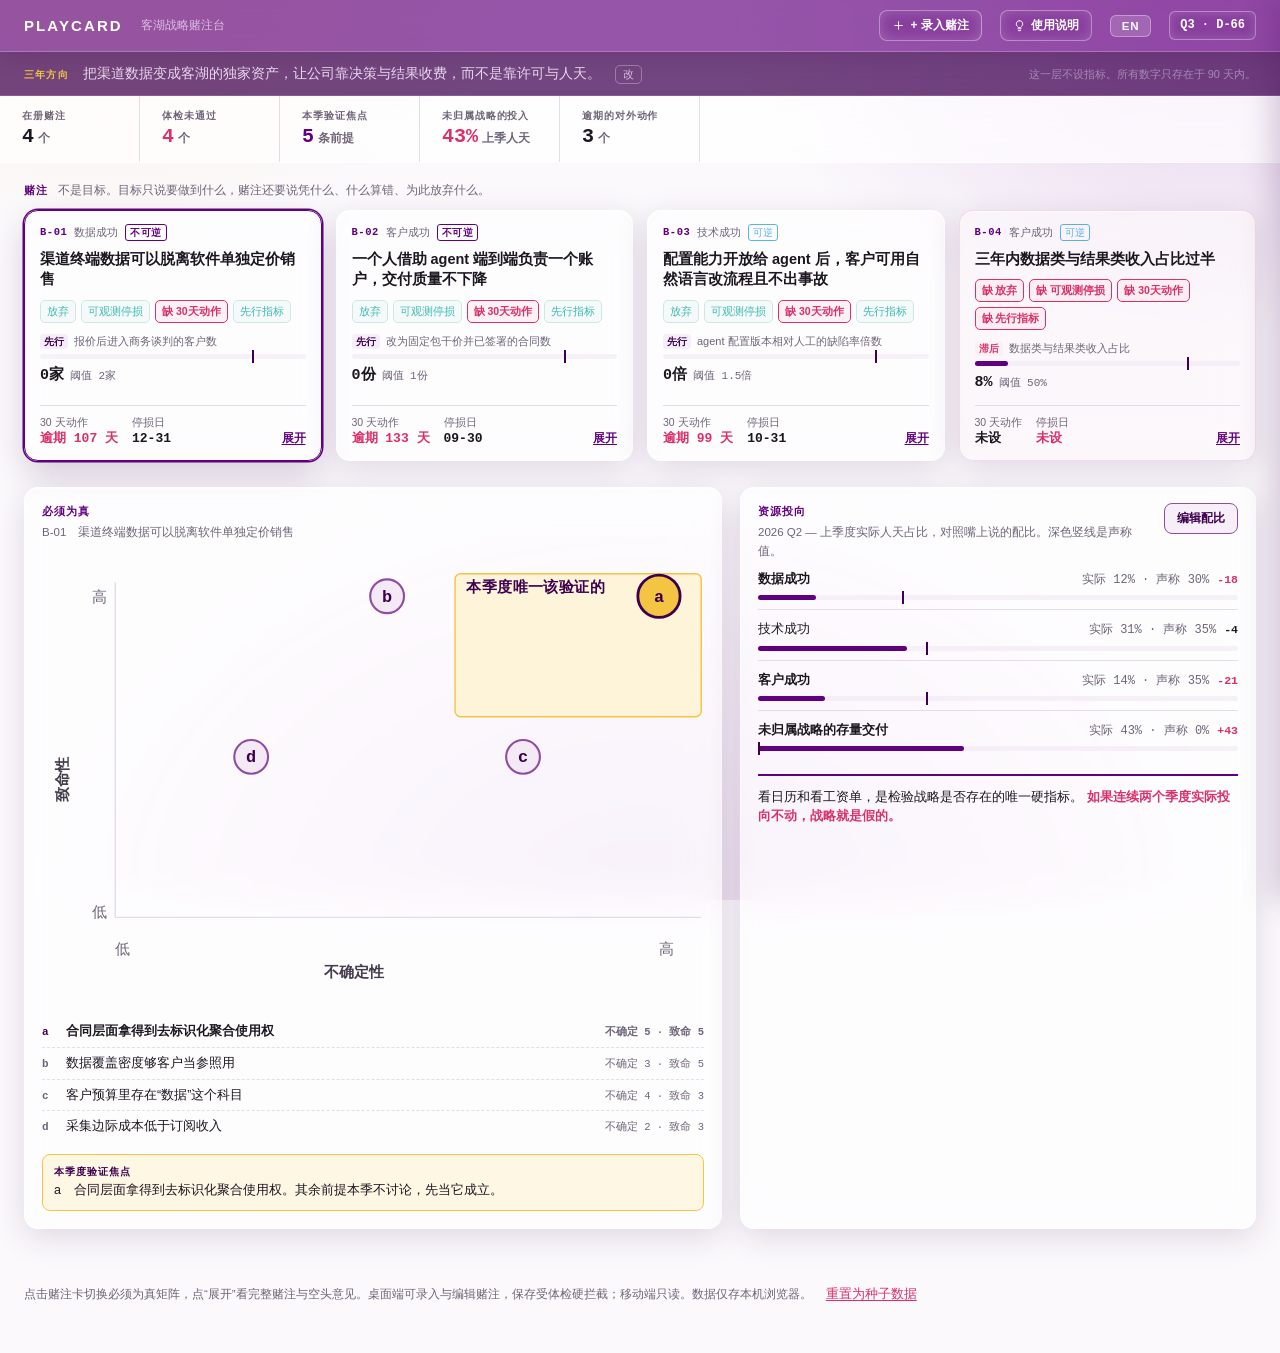
<file: index.html>
<!DOCTYPE html>
<html lang="zh-CN">
<head>
<meta charset="utf-8">
<meta name="viewport" content="width=device-width, initial-scale=1">
<meta name="description" content="PlayCARD 客湖战略赌注台：逼迫诚实的战略工作台。赌注、体检、必须为真矩阵、资源投向对照。">
<title>PlayCARD 客湖战略赌注台</title>
<link rel="stylesheet" href="css/style.css">
</head>
<body>

<header class="topbar">
  <span class="mark">PlayCARD</span>
  <span class="sub" id="brand-sub">客湖战略赌注台</span>
  <span class="sp"></span>
  <button class="btn ghost onlydesktop" id="add-bet"></button>
  <button class="btn ghost" id="help-btn"></button>
  <button class="btn langbtn" id="lang-btn" aria-label="Switch language">EN</button>
  <span class="cd" id="cd"></span>
</header>

<div class="northstar">
  <b id="ns-label">三年方向</b>
  <span id="ns-text">这一层不设指标。所有数字只存在于 90 天内。</span>
  <button class="ns-edit onlydesktop" id="ns-edit" aria-label="编辑三年方向">改</button>
  <small id="ns-hint">这一层不设指标。所有数字只存在于 90 天内。</small>
</div>

<div class="strip" id="strip"></div>

<main>
  <div class="secttl"><h2 id="bet-title">赌注</h2><p id="bet-subtitle">不是目标。目标只说要做到什么，赌注还要说凭什么、什么算错、为此放弃什么。</p></div>
  <div class="bets" id="bets"></div>

  <div class="panels">
    <section class="panel">
      <h3 id="mbt-title">必须为真</h3>
      <p class="lede" id="mxlede"></p>
      <svg class="mx" id="mx" viewBox="0 0 470 320" role="img" aria-label="必须为真条件按不确定性与致命性分布"></svg>
      <ul class="mxlegend" id="mxlegend"></ul>
      <div class="focusline" id="focusline"></div>
    </section>

    <section class="panel">
      <div class="phead">
        <div>
          <h3 id="alloc-title">资源投向</h3>
          <p class="lede" id="alloclede">上季度实际人天占比，对照嘴上说的配比。深色竖线是声称值。</p>
        </div>
        <button class="btn ghost purple onlydesktop" id="edit-alloc">编辑配比</button>
      </div>
      <ul class="alloc" id="alloc"></ul>
      <p class="verdictline" id="verdictline">看日历和看工资单，是检验战略是否存在的唯一硬指标。<b>如果连续两个季度实际投向不动，战略就是假的。</b></p>
    </section>
  </div>
</main>

<p class="foot"><span id="foot-text">点击赌注卡切换必须为真矩阵，点"展开"看完整赌注与空头意见。桌面端可录入与编辑赌注，保存受体检硬拦截；移动端只读。数据仅存本机浏览器。</span><button class="reset onlydesktop" id="reset-seed">重置为种子数据</button></p>

<div class="scrim" id="scrim"></div>
<div class="toast" id="toast" hidden></div>
<aside class="drawer" id="drawer" aria-hidden="true">
  <div class="dhead">
    <button class="dclose" id="dclose" aria-label="关闭"><svg class="ic" width="16" height="16" viewBox="0 0 24 24" fill="none" stroke="currentColor" stroke-width="1.8" stroke-linecap="round" stroke-linejoin="round" aria-hidden="true"><path d="M6 6l12 12M18 6 6 18"/></svg></button>
    <span class="code" id="d-code"></span>
    <h2 id="d-claim"></h2>
  </div>
  <div class="dbody" id="d-body"></div>
</aside>

<!-- 编辑器 modal -->
<div class="modal" id="modal" hidden>
  <div class="modal-card" role="dialog" aria-modal="true" aria-labelledby="me-title">
    <div class="modal-head">
      <h2 id="me-title">录入赌注</h2>
      <button class="dclose" id="me-close" aria-label="关闭"><svg class="ic" width="16" height="16" viewBox="0 0 24 24" fill="none" stroke="currentColor" stroke-width="1.8" stroke-linecap="round" stroke-linejoin="round" aria-hidden="true"><path d="M6 6l12 12M18 6 6 18"/></svg></button>
    </div>
    <div class="modal-body" id="me-body"></div>
  </div>
</div>

<!-- 使用说明 modal -->
<div class="modal" id="help-modal" hidden>
  <div class="modal-card help-card" role="dialog" aria-modal="true" aria-labelledby="help-title">
    <div class="modal-head">
      <h2 id="help-title"></h2>
      <button class="dclose" id="help-close" aria-label="关闭"><svg class="ic" width="16" height="16" viewBox="0 0 24 24" fill="none" stroke="currentColor" stroke-width="1.8" stroke-linecap="round" stroke-linejoin="round" aria-hidden="true"><path d="M6 6l12 12M18 6 6 18"/></svg></button>
    </div>
    <div class="modal-body" id="help-body"></div>
  </div>
</div>

<script src="js/i18n.js"></script>
<script src="js/en_seed.js"></script>
<script src="js/data.js"></script>
<script src="js/app.js"></script>
<script src="js/editor.js"></script>
</body>
</html>
</file>
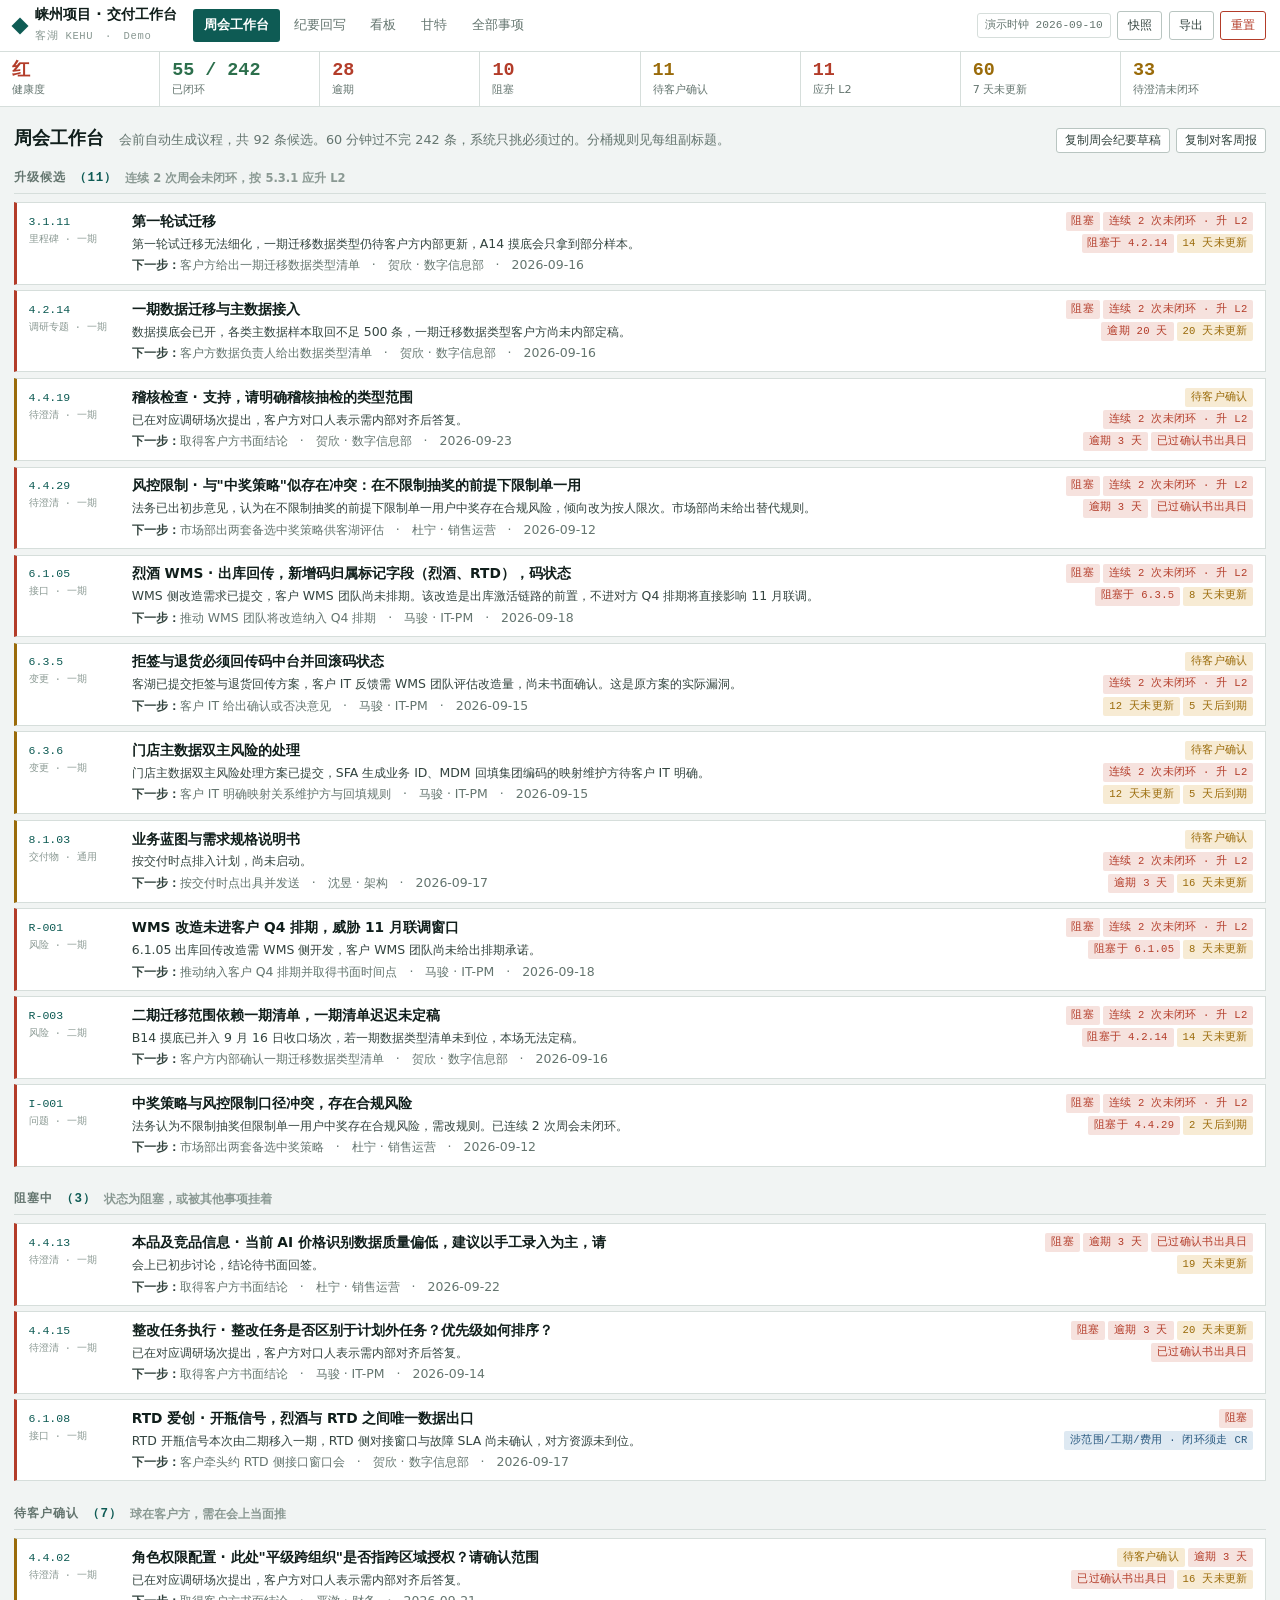
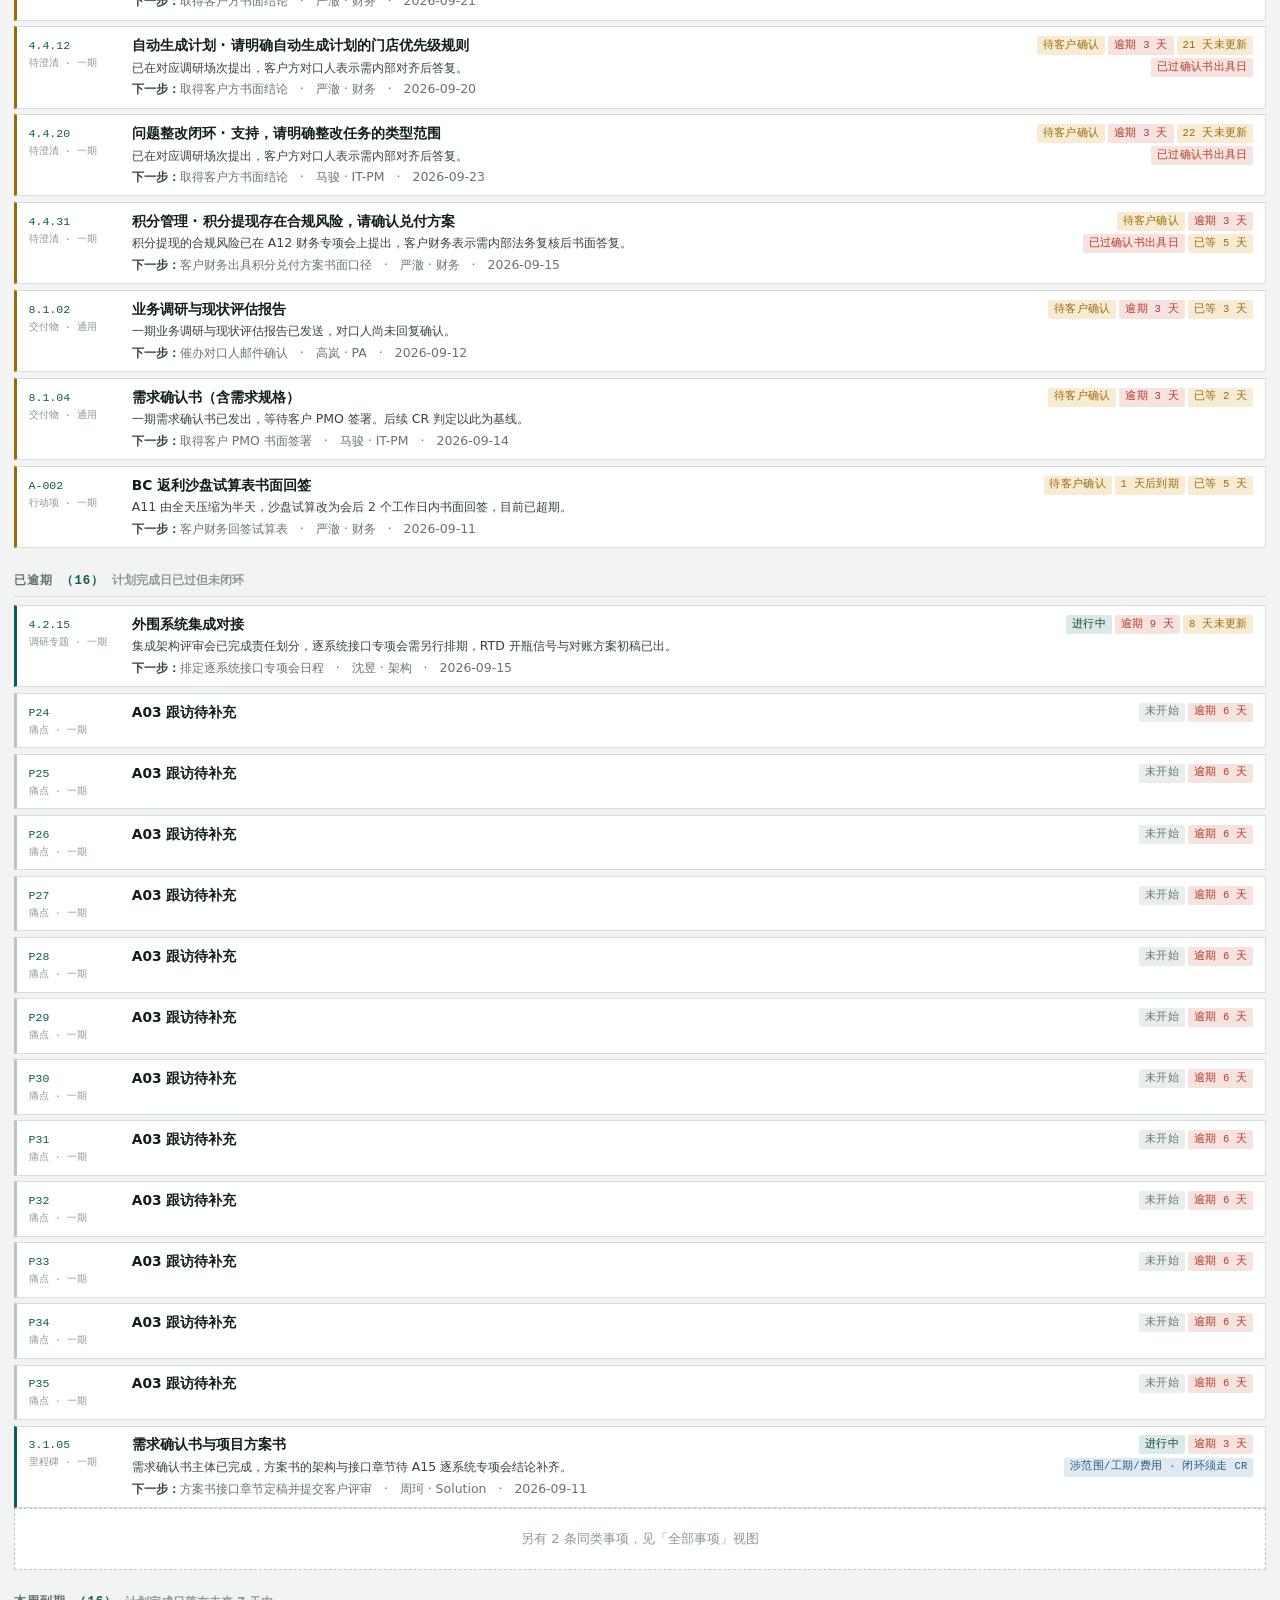
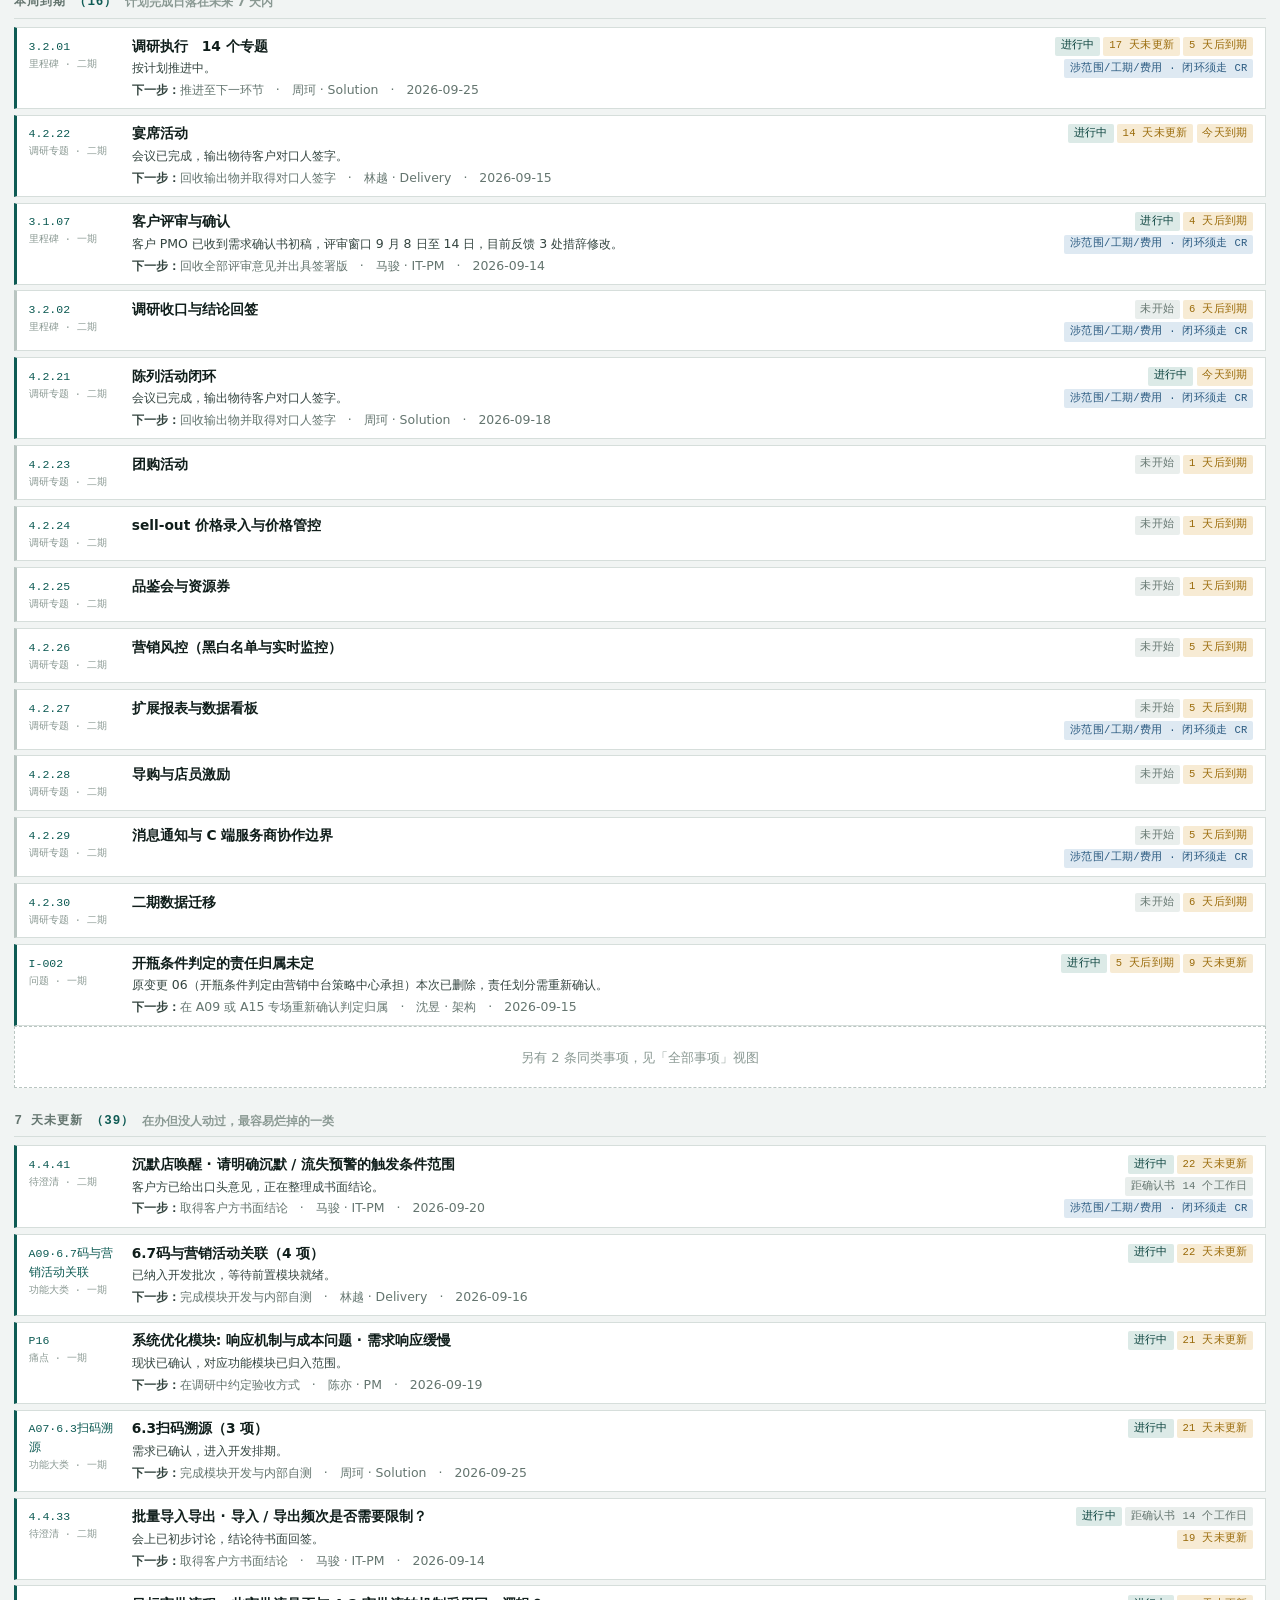
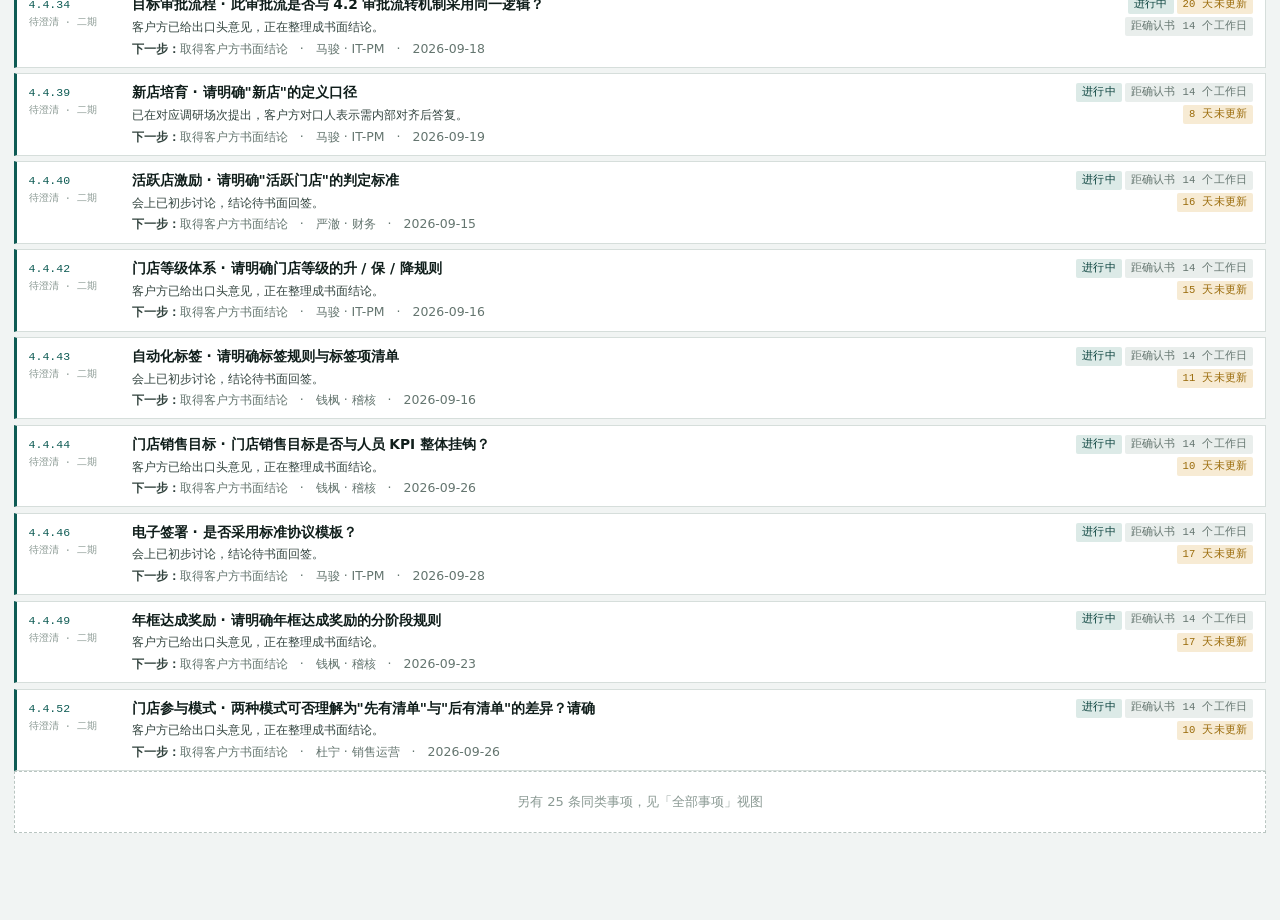
<file: demo/index.html>
<!doctype html>
<html lang="zh-CN">
<head>
<meta charset="utf-8">
<meta name="viewport" content="width=device-width, initial-scale=1">
<title>崃州项目 · 交付工作台 Demo</title>
<link rel="stylesheet" href="css/app.css">
</head>
<body>

<header class="topbar">
  <div class="brand">
    <span class="mark"></span>
    <div>
      <b>崃州项目 · 交付工作台</b>
      <span class="sub">客湖 KEHU　·　Demo</span>
    </div>
  </div>

  <nav class="views" id="viewNav">
    <button data-view="agenda" class="on">周会工作台</button>
    <button data-view="minutes">纪要回写</button>
    <button data-view="board">看板</button>
    <button data-view="gantt">甘特</button>
    <button data-view="list">全部事项</button>
  </nav>

  <div class="topright">
    <span class="clock" id="clock"></span>
    <button class="ghost" id="btnSnapshot" title="存一份当前状态的快照">快照</button>
    <button class="ghost" id="btnPrint" title="导出为 PDF 或截图">导出</button>
    <button class="ghost danger" id="btnReset" title="恢复种子数据">重置</button>
  </div>
</header>

<div class="healthbar" id="healthbar"></div>

<main id="main"></main>

<!-- 详情抽屉 -->
<div class="scrim" id="scrim" hidden></div>
<aside class="drawer" id="drawer" hidden aria-label="事项详情"></aside>

<div class="toast" id="toast" hidden></div>

<script src="js/data.js"></script>
<script src="js/rules.js"></script>
<script src="js/minutes.js"></script>
<script src="js/app.js"></script>
</body>
</html>
</file>
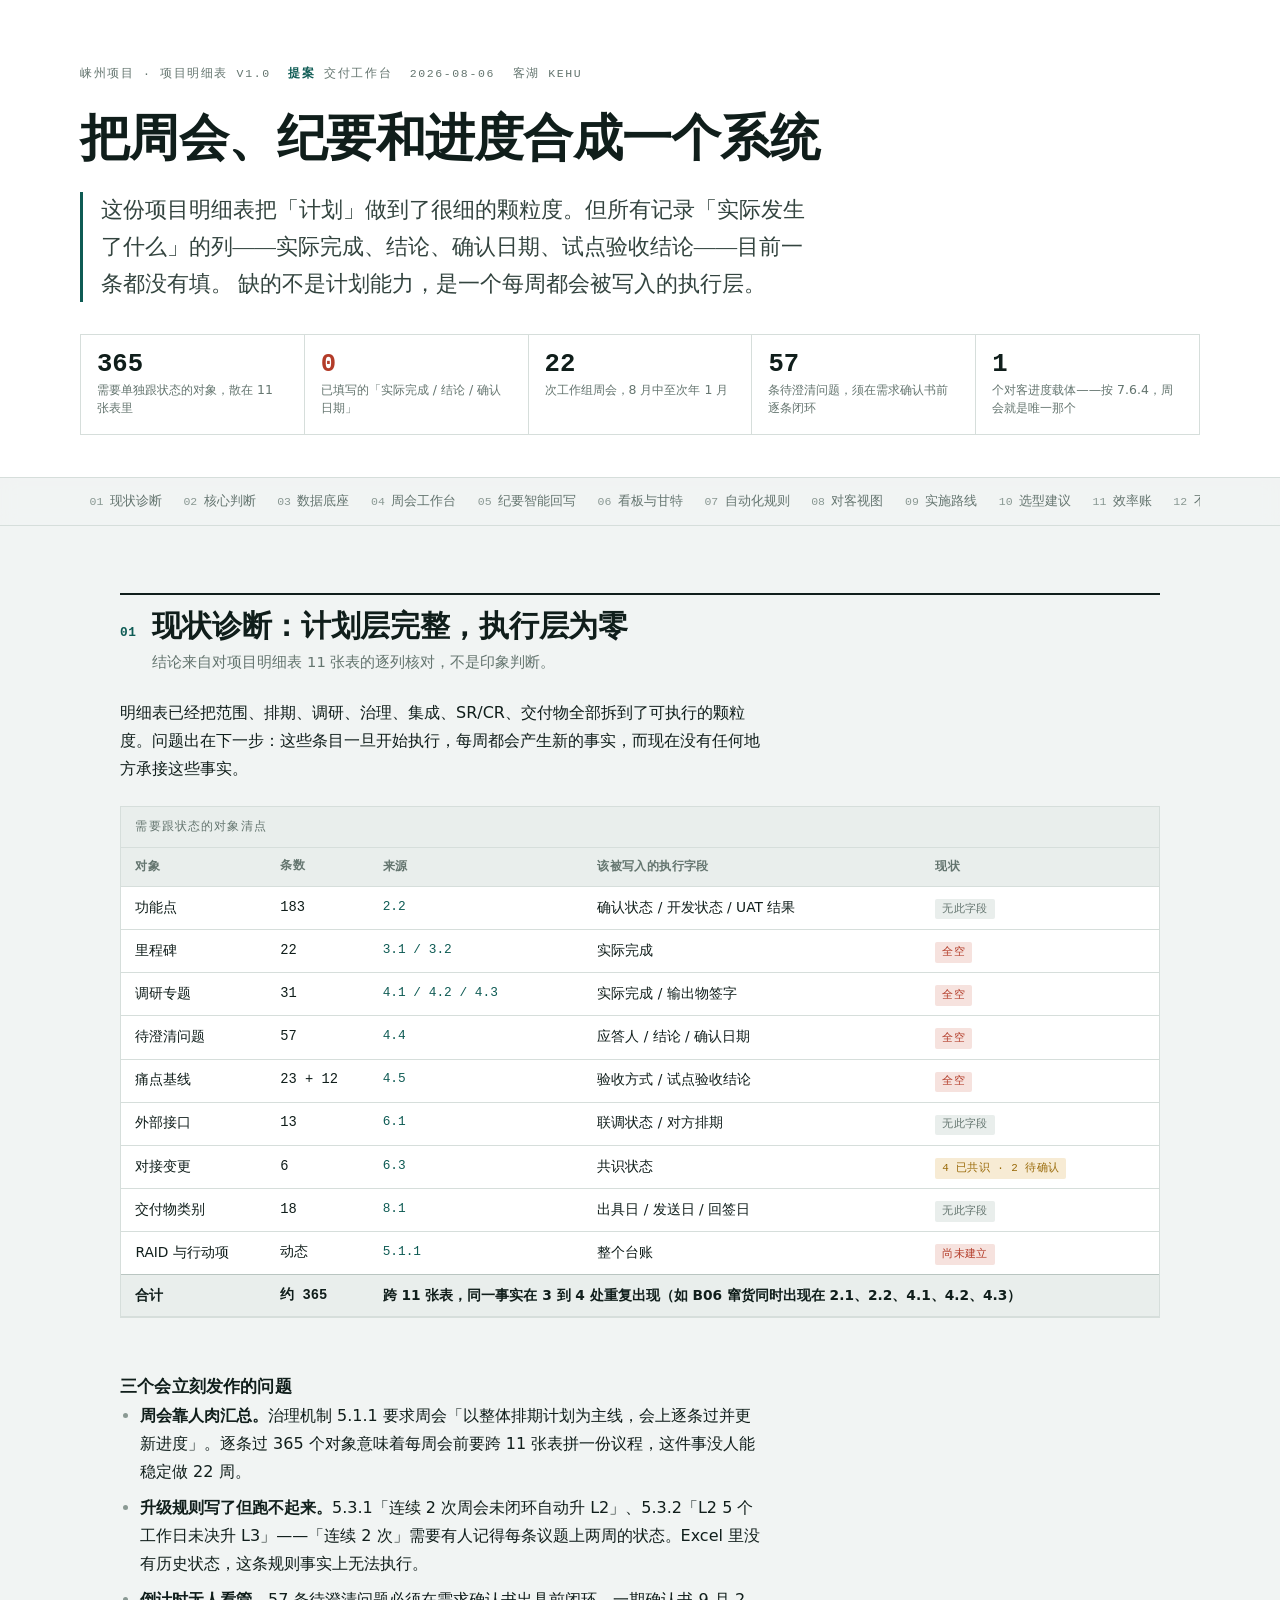
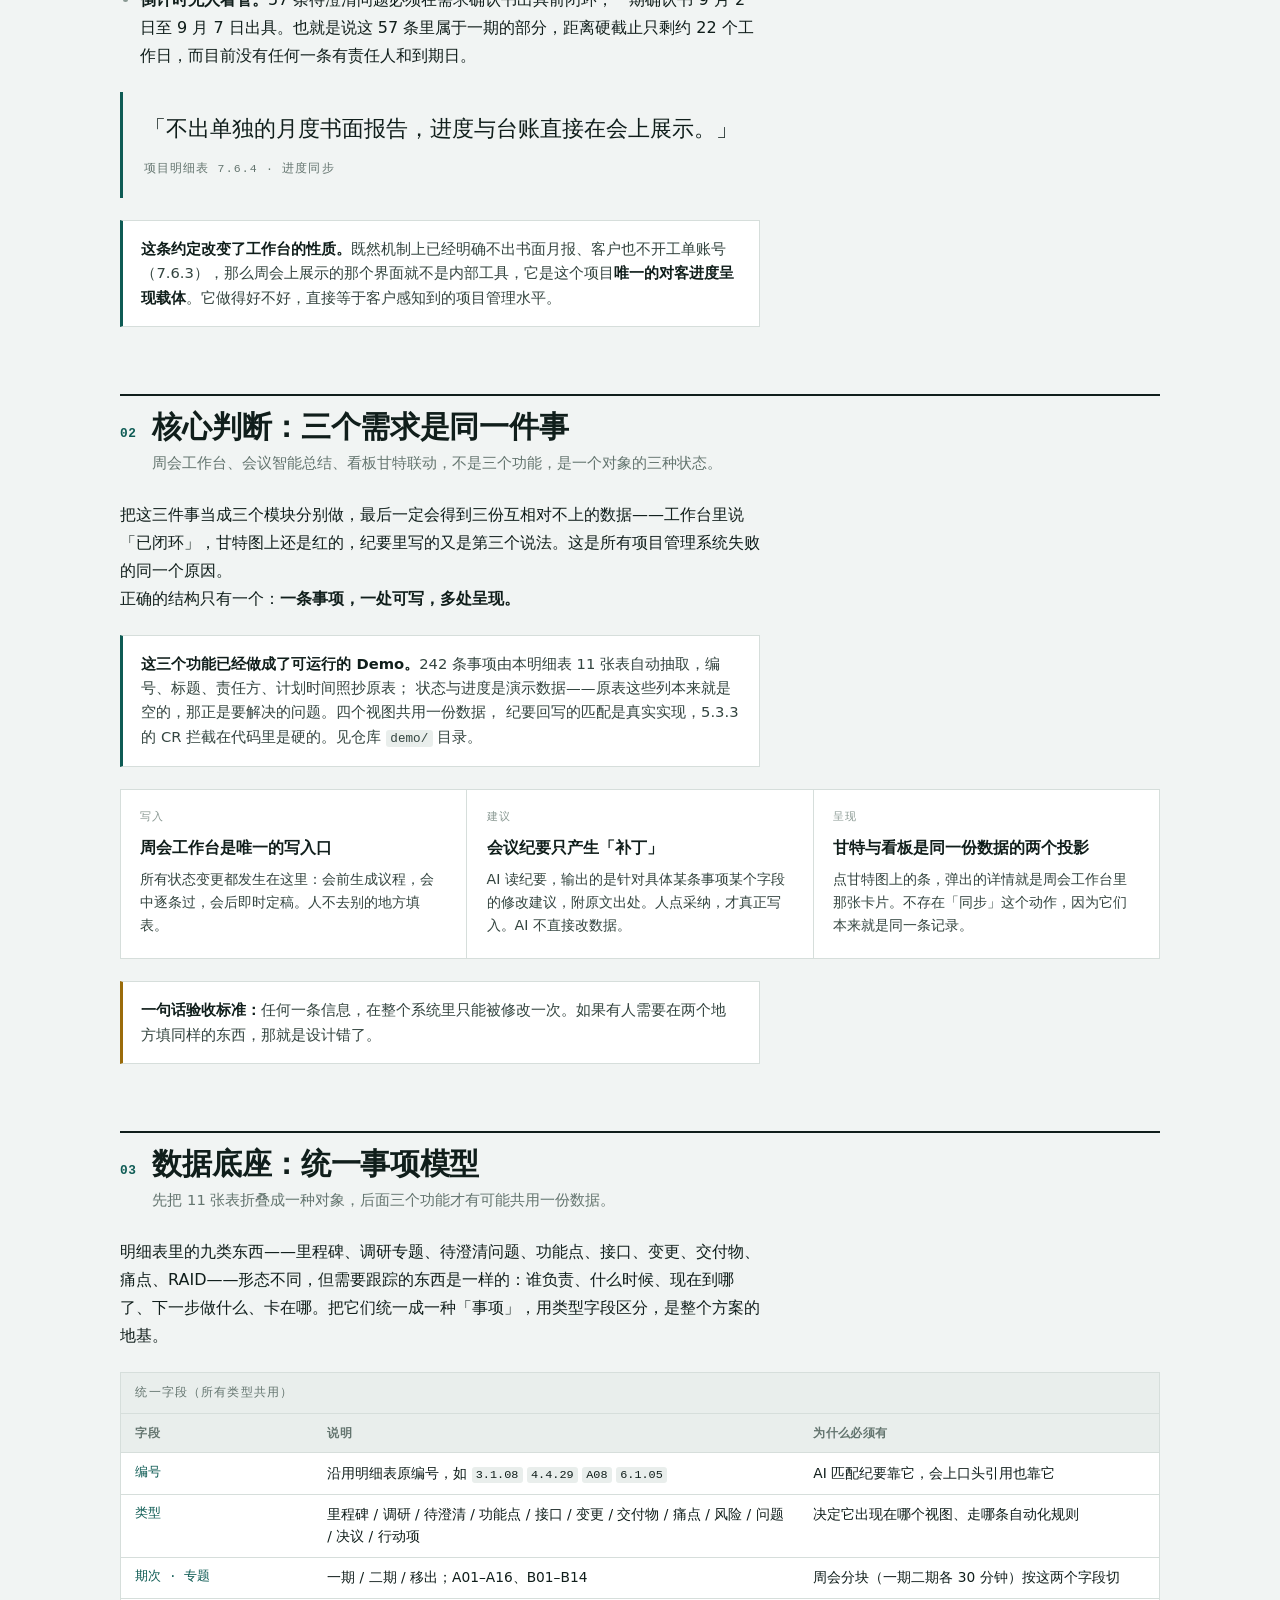
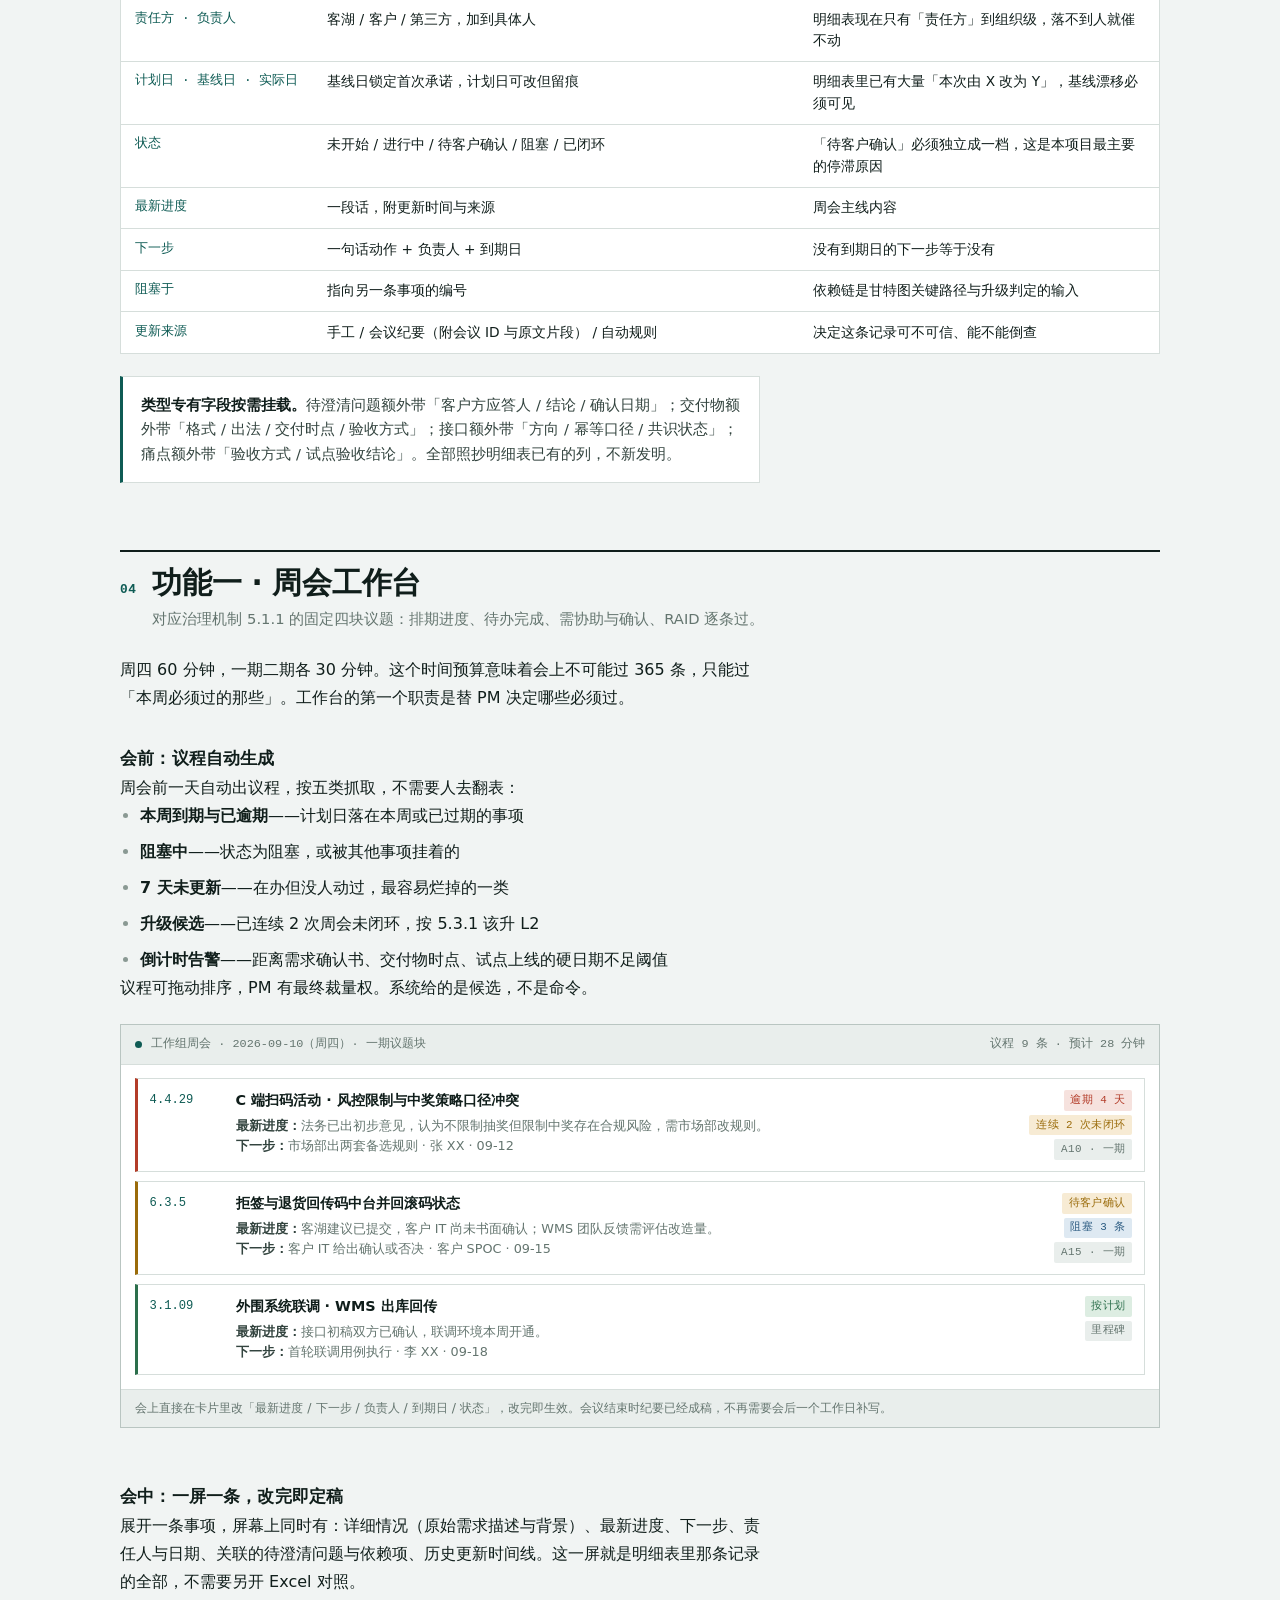
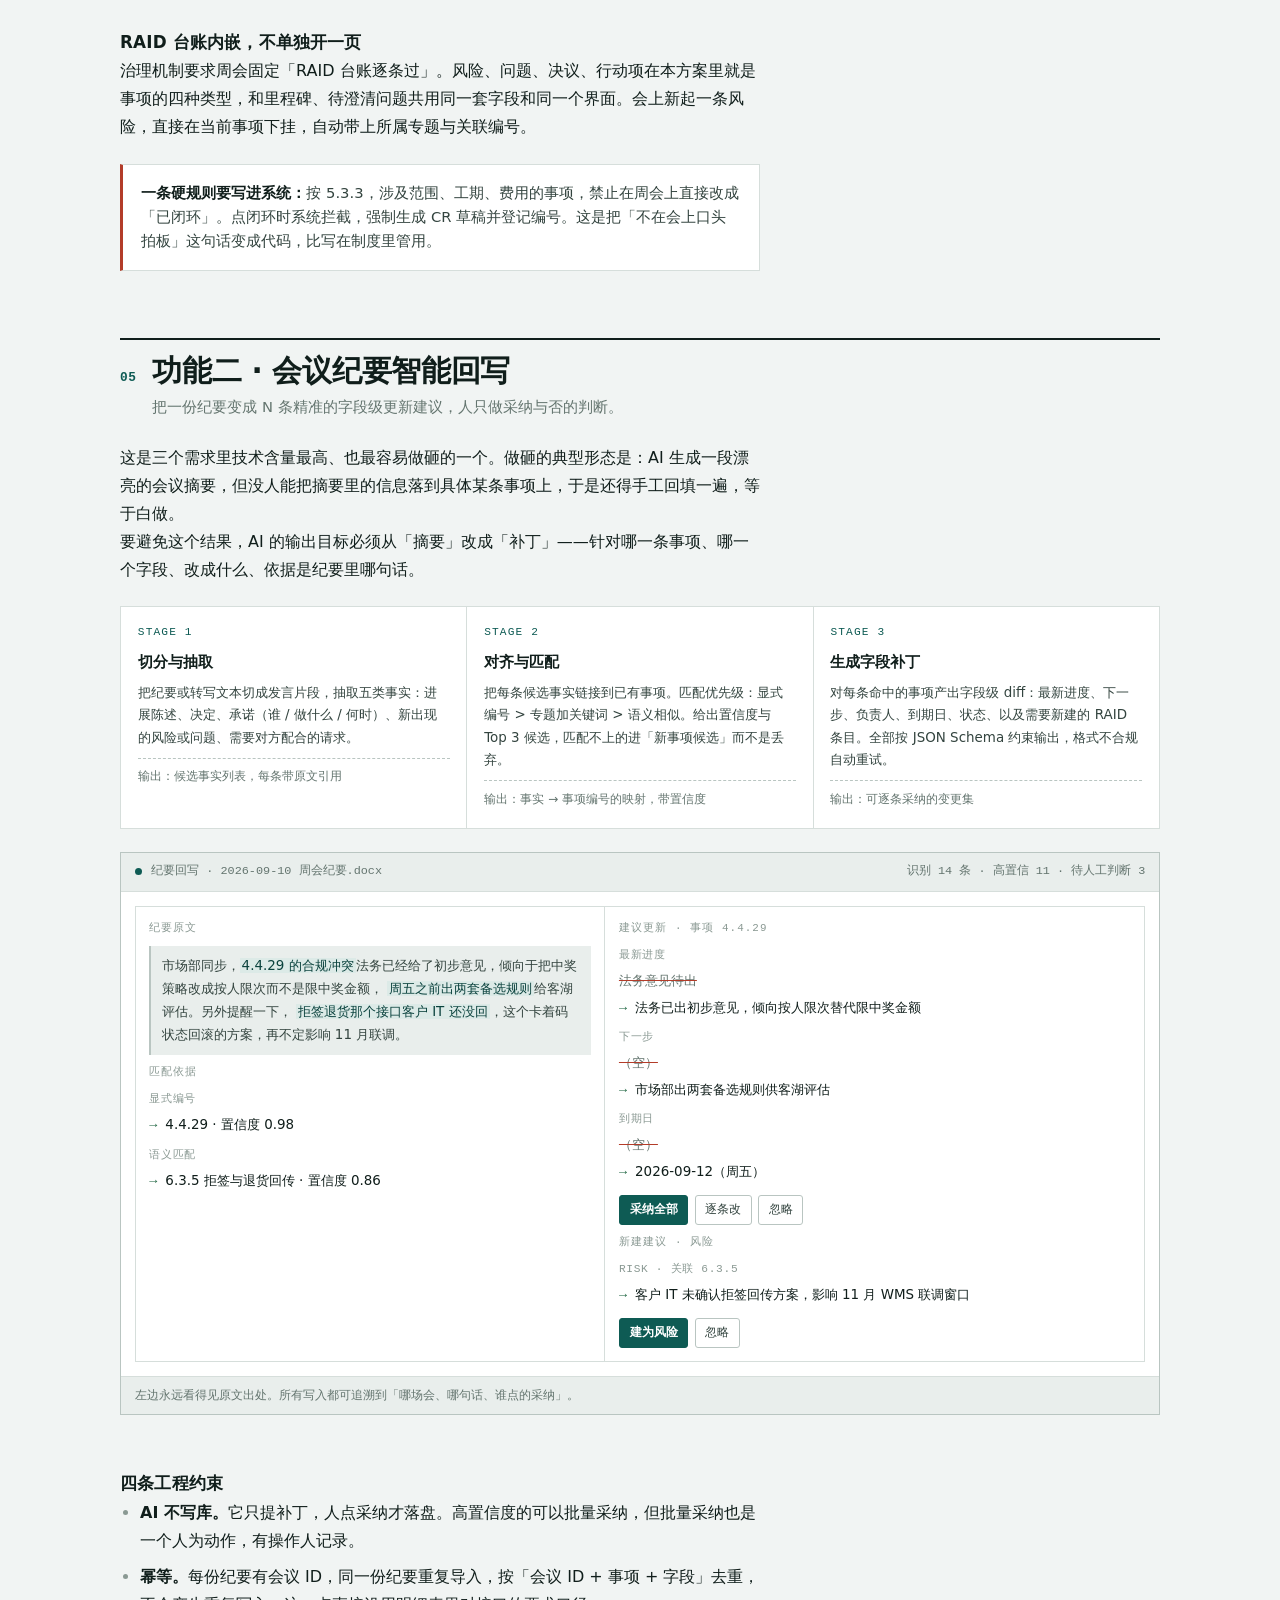
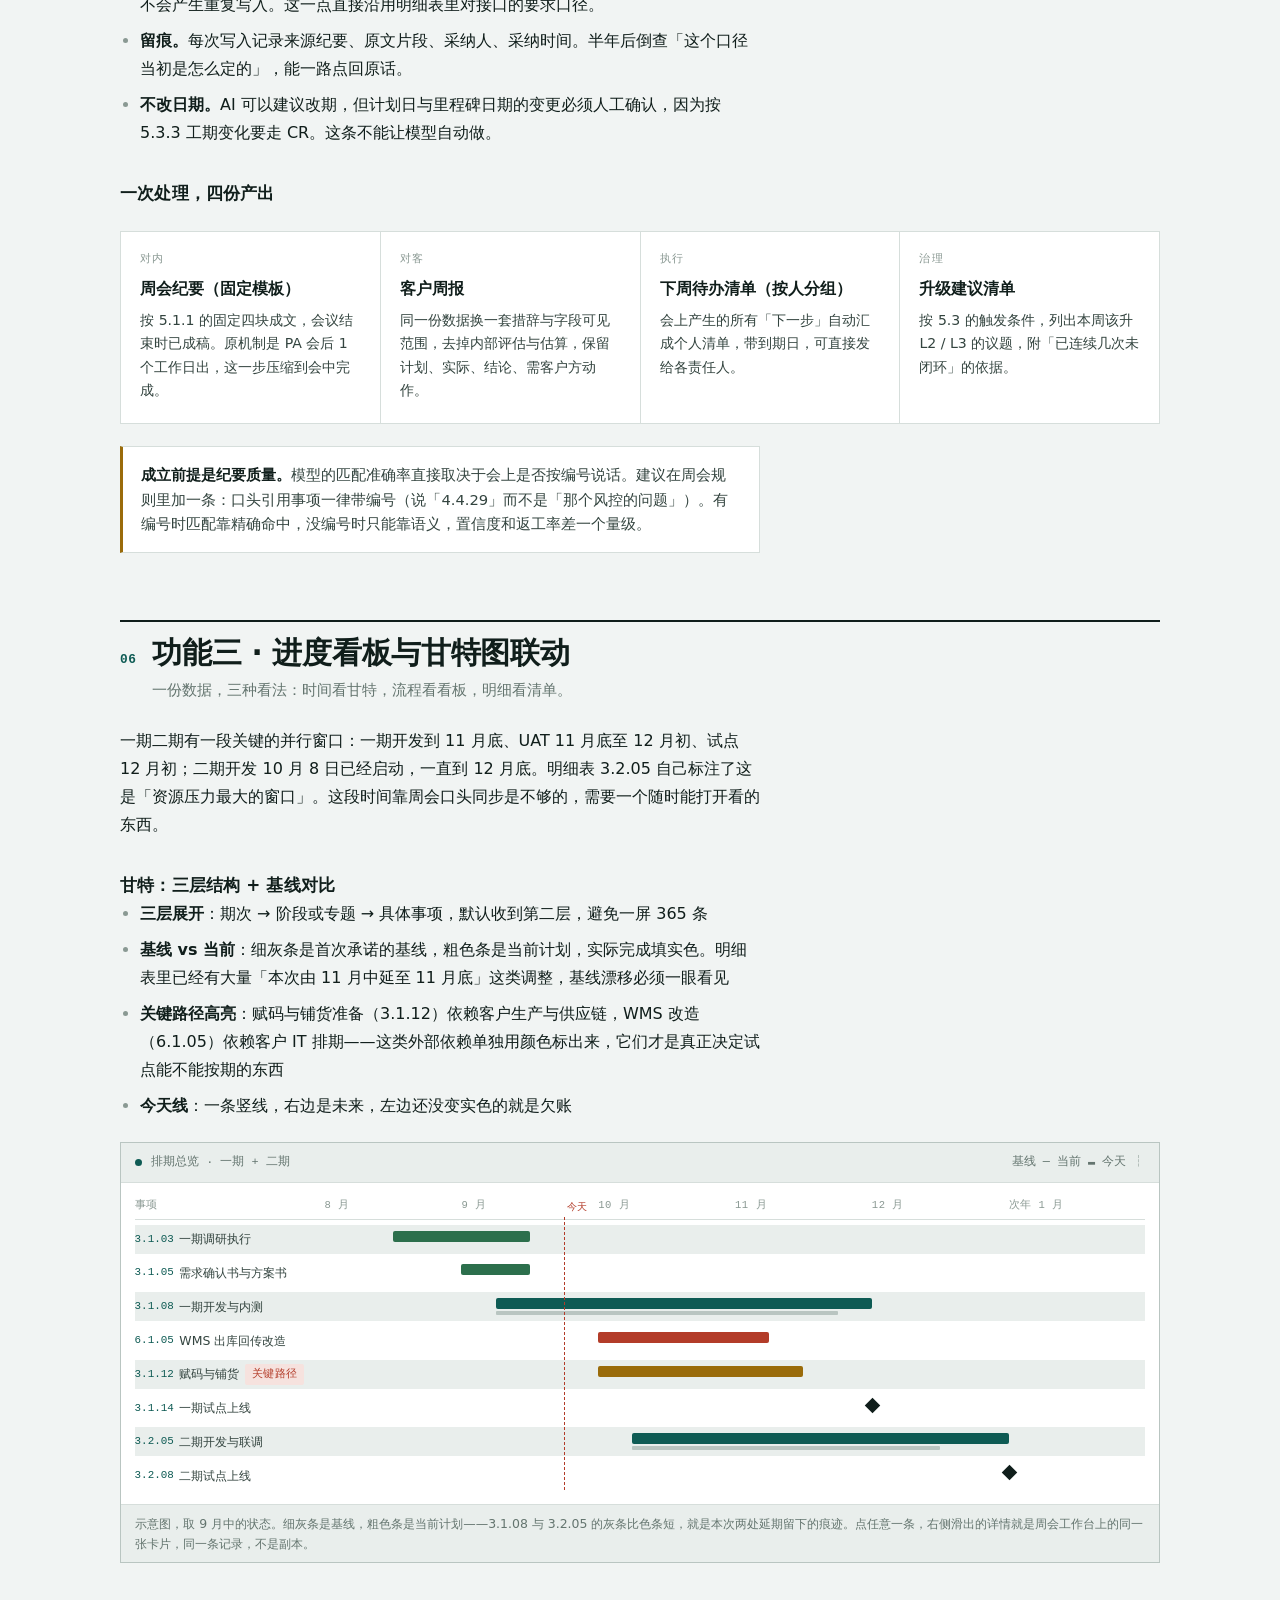
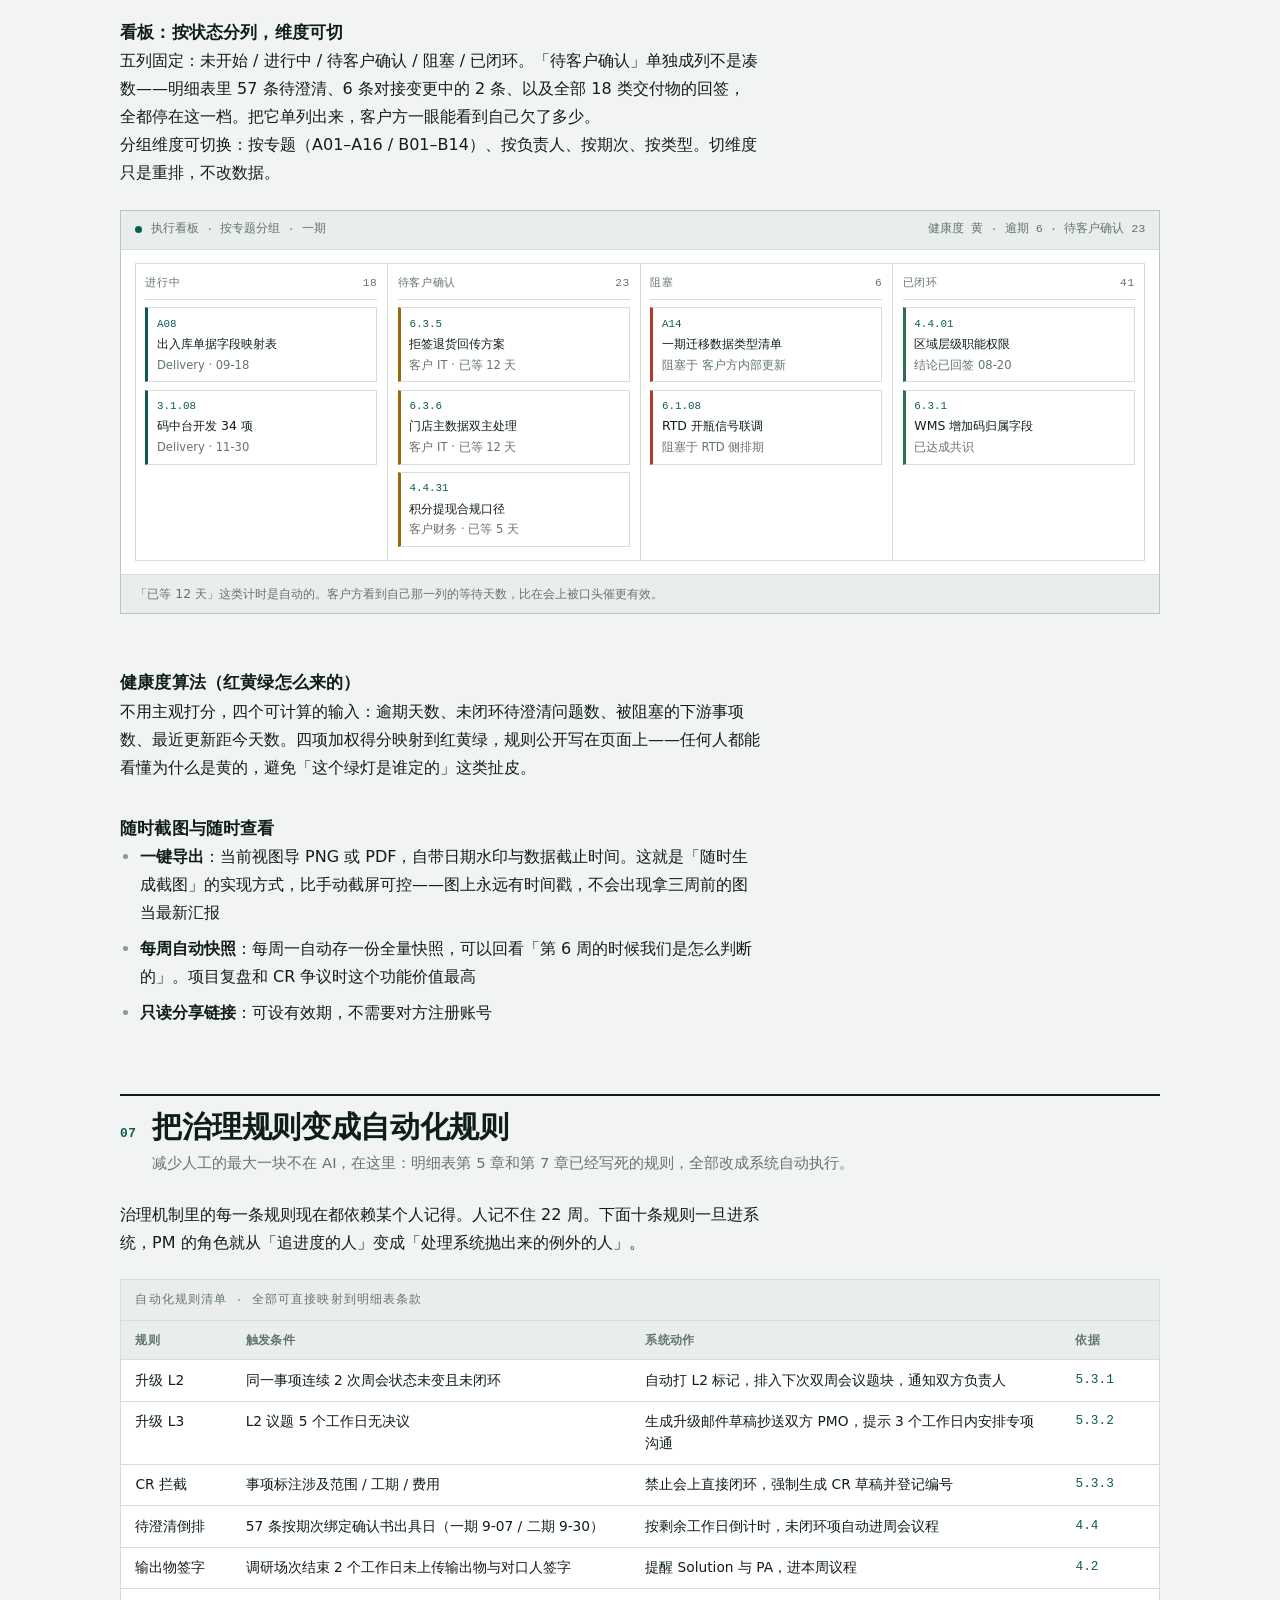
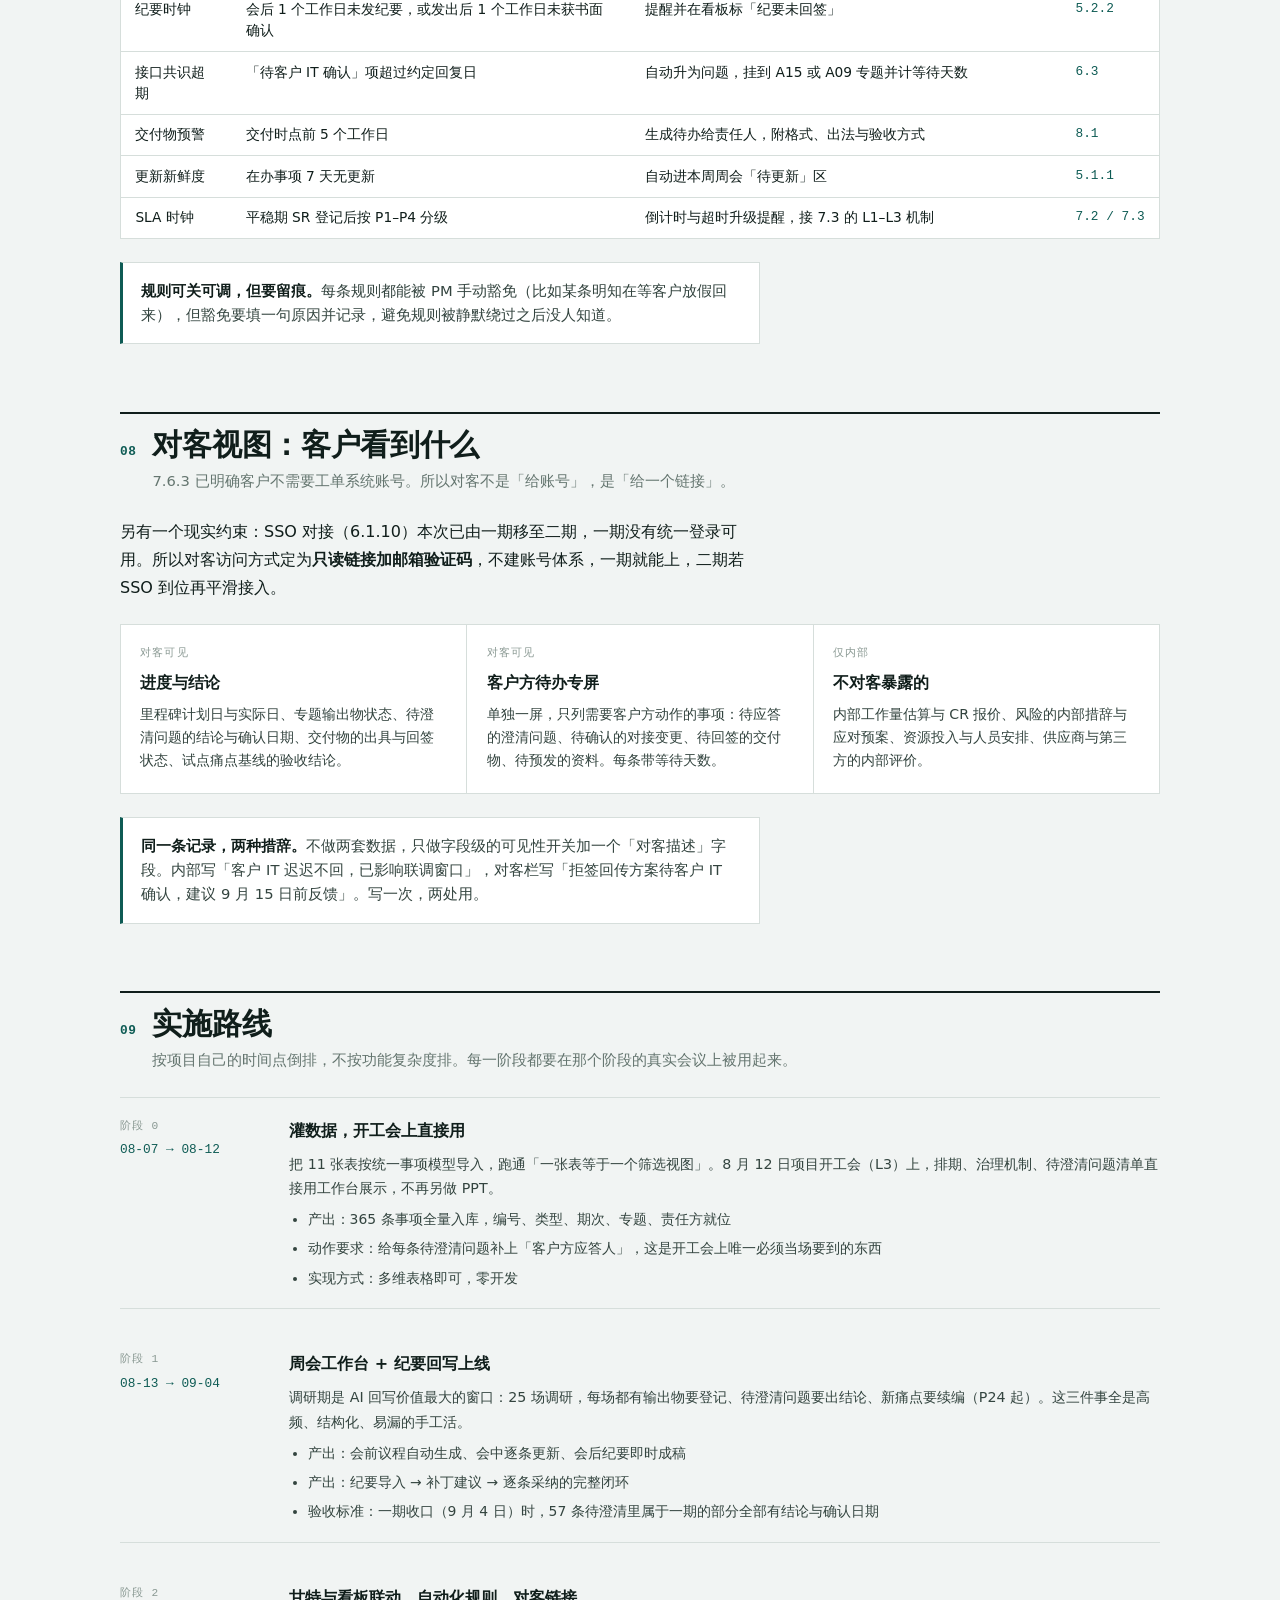
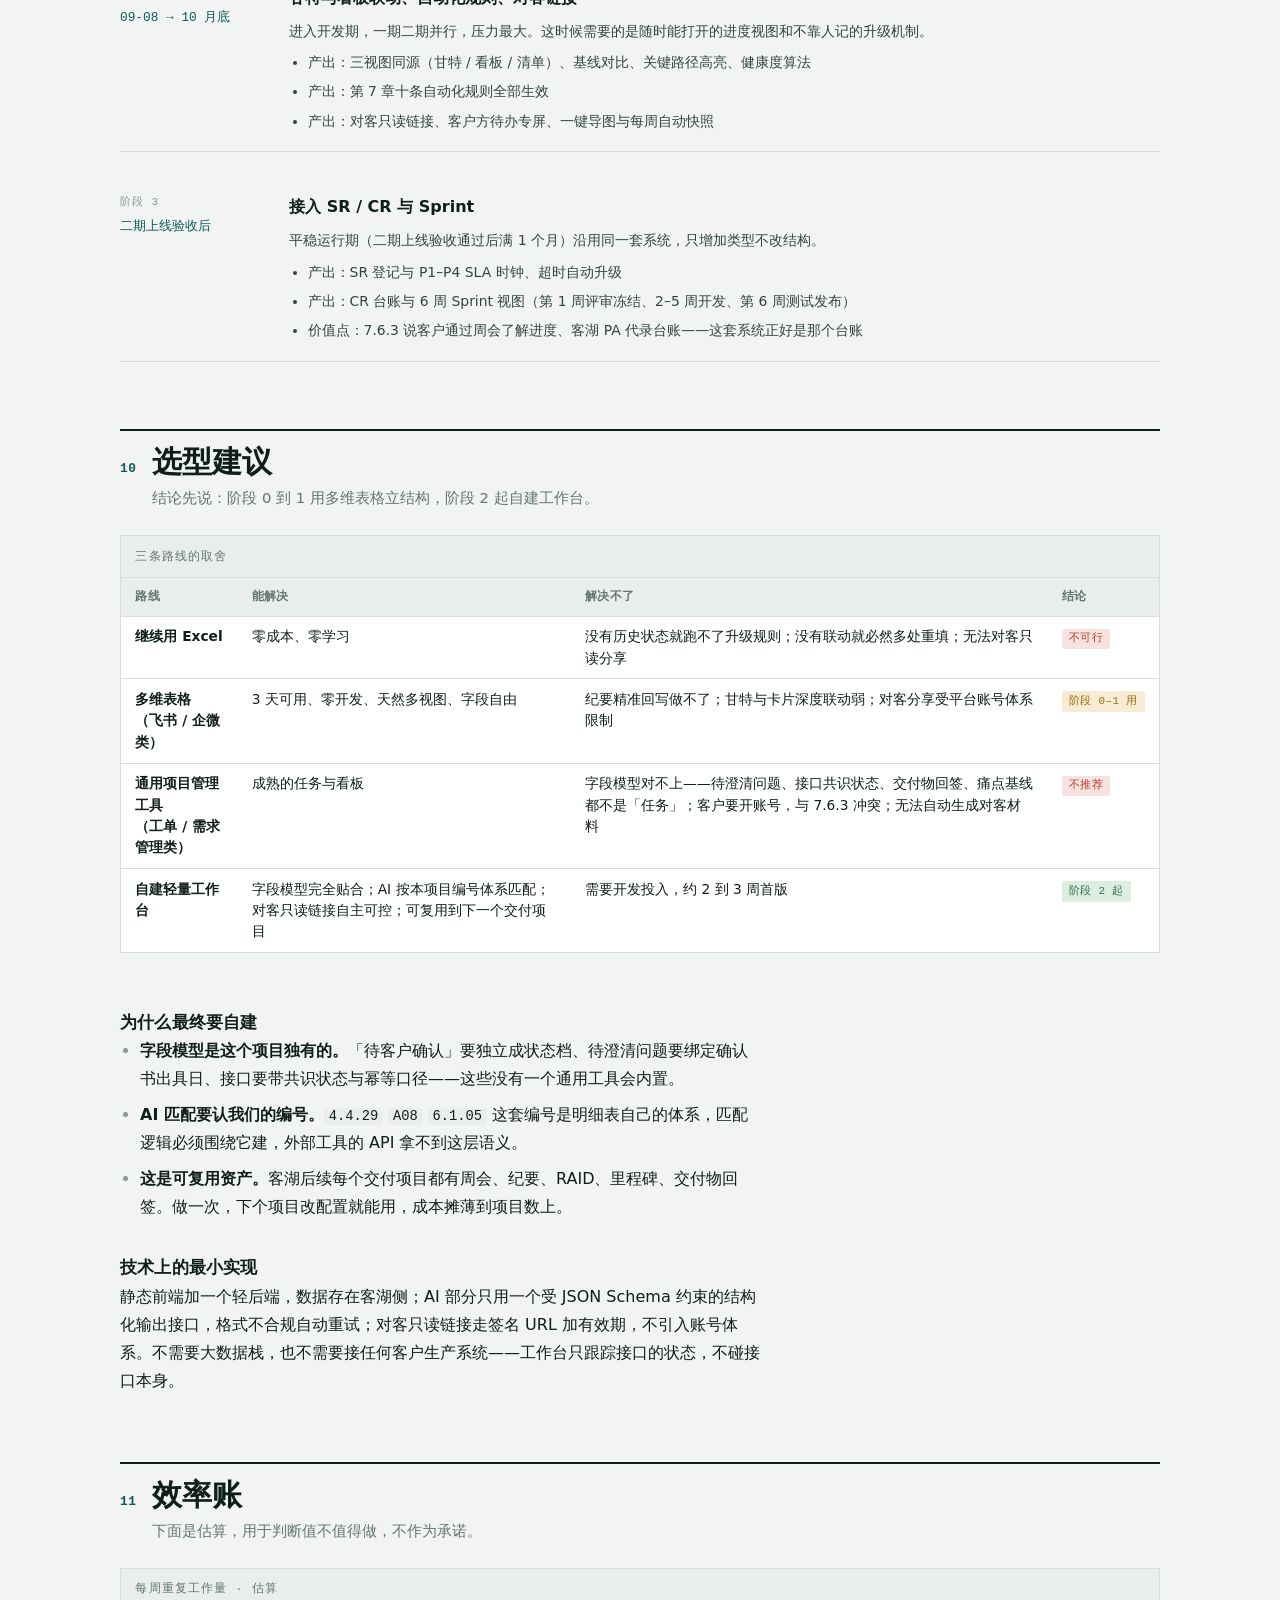
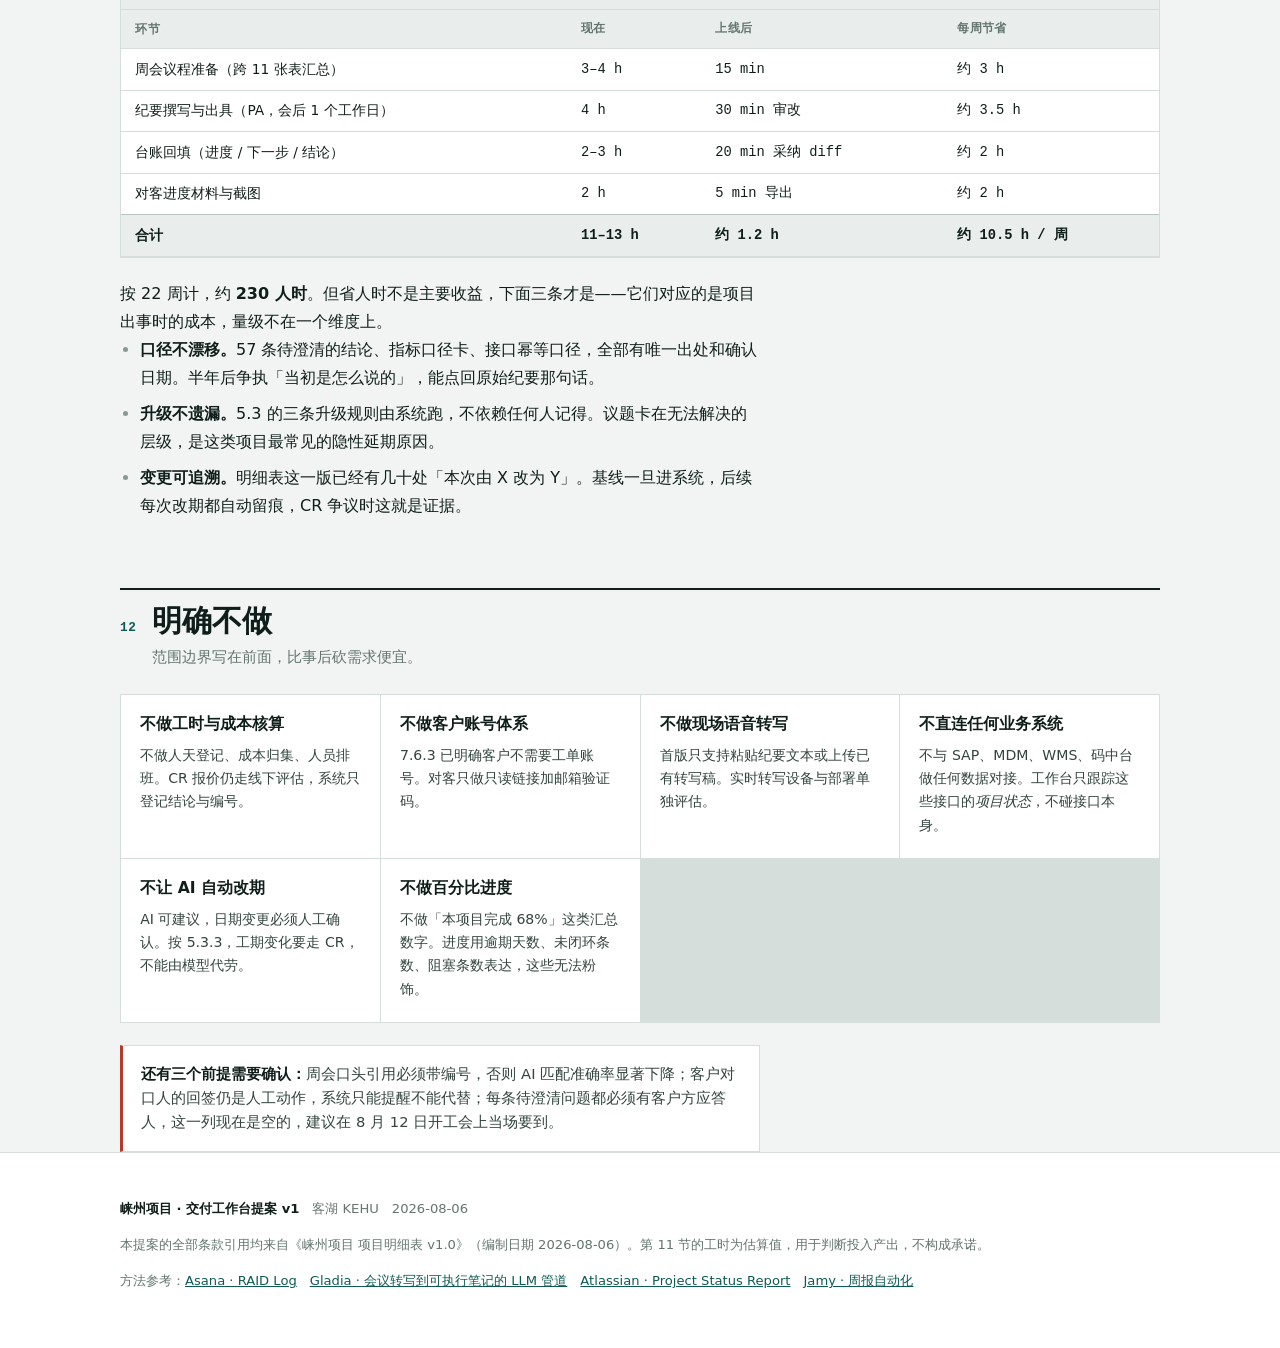
<file: docs/laizhou-delivery-workspace-proposal.html>
<!doctype html>
<html lang="zh-CN">
<head>
<meta charset="utf-8">
<meta name="viewport" content="width=device-width, initial-scale=1">
<title>崃州项目 · 交付工作台提案 v1</title>
<style>
  :root {
    --ground: #F1F4F3;
    --surface: #FFFFFF;
    --surface-2: #E9EEEC;
    --ink: #101E1B;
    --ink-2: #33443F;
    --muted: #64756F;
    --faint: #8A9993;
    --line: #D6DEDB;
    --line-strong: #B9C5C1;
    --accent: #0E5B54;
    --accent-soft: #DCEAE7;
    --accent-ink: #0A423D;
    --red: #B33C29;
    --red-soft: #F6E2DE;
    --amber: #9A6B0A;
    --amber-soft: #F7EBD4;
    --green: #2C6F4C;
    --green-soft: #DDEDE2;
    --blue: #2A5A80;
    --blue-soft: #DEE9F2;

    --sans: "PingFang SC", "HarmonyOS Sans SC", "Source Han Sans SC", "Noto Sans CJK SC", "Microsoft YaHei", system-ui, -apple-system, "Segoe UI", sans-serif;
    --serif: "Songti SC", "Source Han Serif SC", "Noto Serif CJK SC", "SimSun", Georgia, serif;
    --mono: ui-monospace, "SF Mono", "JetBrains Mono", Menlo, Consolas, "Liberation Mono", monospace;

    --shell: 1120px;
    --prose: 40rem;
  }

  @media (prefers-color-scheme: dark) {
    :root {
      --ground: #0C1514;
      --surface: #14201E;
      --surface-2: #1B2926;
      --ink: #E4EDEA;
      --ink-2: #C0CFCA;
      --muted: #8FA09B;
      --faint: #6E807A;
      --line: #253431;
      --line-strong: #354844;
      --accent: #4FB3A5;
      --accent-soft: #16302D;
      --accent-ink: #7ECfC2;
      --red: #E0836F;
      --red-soft: #331C17;
      --amber: #D9A343;
      --amber-soft: #2E2413;
      --green: #6BBF8E;
      --green-soft: #16291F;
      --blue: #77AAD2;
      --blue-soft: #16242E;
    }
  }
  :root[data-theme="dark"] {
    --ground: #0C1514;
    --surface: #14201E;
    --surface-2: #1B2926;
    --ink: #E4EDEA;
    --ink-2: #C0CFCA;
    --muted: #8FA09B;
    --faint: #6E807A;
    --line: #253431;
    --line-strong: #354844;
    --accent: #4FB3A5;
    --accent-soft: #16302D;
    --accent-ink: #7ECFC2;
    --red: #E0836F;
    --red-soft: #331C17;
    --amber: #D9A343;
    --amber-soft: #2E2413;
    --green: #6BBF8E;
    --green-soft: #16291F;
    --blue: #77AAD2;
    --blue-soft: #16242E;
  }
  :root[data-theme="light"] {
    --ground: #F1F4F3;
    --surface: #FFFFFF;
    --surface-2: #E9EEEC;
    --ink: #101E1B;
    --ink-2: #33443F;
    --muted: #64756F;
    --faint: #8A9993;
    --line: #D6DEDB;
    --line-strong: #B9C5C1;
    --accent: #0E5B54;
    --accent-soft: #DCEAE7;
    --accent-ink: #0A423D;
    --red: #B33C29;
    --red-soft: #F6E2DE;
    --amber: #9A6B0A;
    --amber-soft: #F7EBD4;
    --green: #2C6F4C;
    --green-soft: #DDEDE2;
    --blue: #2A5A80;
    --blue-soft: #DEE9F2;
  }

  * { box-sizing: border-box; }
  :focus-visible { outline: 2px solid var(--accent); outline-offset: 2px; }
  html { scroll-behavior: smooth; }
  @media (prefers-reduced-motion: reduce) { html { scroll-behavior: auto; } }
  section[id] { scroll-margin-top: 3.4rem; }

  body {
    margin: 0;
    background: var(--ground);
    color: var(--ink);
    font-family: var(--sans);
    font-size: 16px;
    line-height: 1.75;
    -webkit-font-smoothing: antialiased;
  }

  .shell {
    max-width: var(--shell);
    margin: 0 auto;
    padding: 0 clamp(1.1rem, 4vw, 2.5rem);
  }

  /* ---------- masthead ---------- */

  .masthead {
    border-bottom: 1px solid var(--line);
    background: var(--surface);
  }
  .masthead-inner {
    display: flex;
    flex-direction: column;
    gap: 1.6rem;
    padding: clamp(2.4rem, 6vw, 4rem) 0 clamp(1.8rem, 4vw, 2.6rem);
  }
  .eyebrow {
    display: flex;
    flex-wrap: wrap;
    gap: 0.5rem 1.1rem;
    align-items: baseline;
    font-family: var(--mono);
    font-size: 0.72rem;
    letter-spacing: 0.14em;
    text-transform: uppercase;
    color: var(--muted);
  }
  .eyebrow strong { color: var(--accent); font-weight: 600; }

  h1 {
    margin: 0;
    font-size: clamp(2rem, 5.2vw, 3.1rem);
    line-height: 1.15;
    letter-spacing: -0.015em;
    font-weight: 700;
    text-wrap: balance;
    max-width: 20em;
  }
  .thesis {
    font-family: var(--serif);
    font-size: clamp(1.05rem, 2.3vw, 1.35rem);
    line-height: 1.7;
    color: var(--ink-2);
    max-width: 34em;
    margin: 0;
    padding-left: 1.1rem;
    border-left: 3px solid var(--accent);
  }

  .figures {
    display: grid;
    grid-template-columns: repeat(auto-fit, minmax(146px, 1fr));
    gap: 1px;
    background: var(--line);
    border: 1px solid var(--line);
    margin-top: 0.4rem;
  }
  .figure {
    background: var(--surface);
    padding: 0.95rem 1rem 1.05rem;
    display: flex;
    flex-direction: column;
    gap: 0.15rem;
  }
  .figure b {
    font-family: var(--mono);
    font-size: 1.6rem;
    font-weight: 600;
    line-height: 1.1;
    font-variant-numeric: tabular-nums;
    color: var(--ink);
  }
  .figure.alert b { color: var(--red); }
  .figure span {
    font-size: 0.78rem;
    color: var(--muted);
    line-height: 1.45;
  }

  /* ---------- nav ---------- */

  .tocbar {
    position: sticky;
    top: 0;
    z-index: 10;
    background: var(--ground);
    background: color-mix(in srgb, var(--ground) 92%, transparent);
    backdrop-filter: blur(8px);
    border-bottom: 1px solid var(--line);
  }
  .toclist {
    display: flex;
    gap: 0.15rem;
    overflow-x: auto;
    scrollbar-width: thin;
    padding: 0.45rem 0;
  }
  .toclist a {
    flex: none;
    display: inline-flex;
    align-items: baseline;
    gap: 0.4rem;
    padding: 0.3rem 0.6rem;
    border-radius: 3px;
    color: var(--muted);
    text-decoration: none;
    font-size: 0.82rem;
    white-space: nowrap;
  }
  .toclist a em {
    font-family: var(--mono);
    font-style: normal;
    font-size: 0.72rem;
    color: var(--faint);
  }
  .toclist a:hover { background: var(--surface-2); color: var(--ink); }
  .toclist a:focus-visible { outline: 2px solid var(--accent); outline-offset: 1px; }

  /* ---------- sections ---------- */

  main { padding-bottom: 5rem; }

  section {
    padding-top: clamp(2.6rem, 6vw, 4.2rem);
  }
  .sec-head {
    display: flex;
    gap: 1rem;
    align-items: baseline;
    border-top: 2px solid var(--ink);
    padding-top: 0.75rem;
    margin-bottom: 1.6rem;
  }
  .sec-num {
    font-family: var(--mono);
    font-size: 0.8rem;
    font-weight: 600;
    color: var(--accent);
    letter-spacing: 0.04em;
    flex: none;
  }
  .sec-head h2 {
    margin: 0;
    font-size: clamp(1.35rem, 3vw, 1.85rem);
    line-height: 1.3;
    letter-spacing: -0.01em;
    font-weight: 700;
    text-wrap: balance;
  }
  .sec-head p {
    margin: 0.3rem 0 0;
    color: var(--muted);
    font-size: 0.92rem;
    line-height: 1.6;
  }

  .prose { max-width: var(--prose); }
  .prose > * + * { margin-top: 1rem; }
  .prose p { margin: 0; }
  .prose h3 {
    margin: 2rem 0 0;
    font-size: 1.05rem;
    font-weight: 700;
    letter-spacing: 0.01em;
  }
  .prose ul, .prose ol {
    margin: 0;
    padding-left: 1.25rem;
    display: flex;
    flex-direction: column;
    gap: 0.5rem;
  }
  .prose li::marker { color: var(--faint); }
  strong { font-weight: 700; color: var(--ink); }
  code {
    font-family: var(--mono);
    font-size: 0.86em;
    background: var(--surface-2);
    padding: 0.08em 0.35em;
    border-radius: 3px;
  }
  a { color: var(--accent); }

  .stack { display: flex; flex-direction: column; gap: 1.4rem; }

  /* ---------- callouts ---------- */

  .note {
    border: 1px solid var(--line);
    border-left: 3px solid var(--accent);
    background: var(--surface);
    padding: 1rem 1.15rem;
    font-size: 0.92rem;
    line-height: 1.65;
    color: var(--ink-2);
    max-width: var(--prose);
  }
  .note b { color: var(--ink); }
  .note.warn { border-left-color: var(--amber); }
  .note.crit { border-left-color: var(--red); }

  .pullquote {
    font-family: var(--serif);
    font-size: clamp(1.1rem, 2.4vw, 1.4rem);
    line-height: 1.65;
    color: var(--ink);
    max-width: 30em;
    margin: 0;
    padding: 1.2rem 0 1.2rem 1.3rem;
    border-left: 3px solid var(--accent);
  }
  .pullquote cite {
    display: block;
    margin-top: 0.7rem;
    font-family: var(--mono);
    font-style: normal;
    font-size: 0.72rem;
    letter-spacing: 0.1em;
    text-transform: uppercase;
    color: var(--muted);
  }

  /* ---------- tables ---------- */

  .tablewrap {
    overflow-x: auto;
    border: 1px solid var(--line);
    background: var(--surface);
  }
  table {
    border-collapse: collapse;
    width: 100%;
    min-width: 640px;
    font-size: 0.86rem;
    line-height: 1.55;
  }
  caption {
    caption-side: top;
    text-align: left;
    padding: 0.7rem 0.9rem;
    font-family: var(--mono);
    font-size: 0.72rem;
    letter-spacing: 0.1em;
    text-transform: uppercase;
    color: var(--muted);
    border-bottom: 1px solid var(--line);
    background: var(--surface-2);
  }
  th, td {
    text-align: left;
    padding: 0.6rem 0.9rem;
    border-bottom: 1px solid var(--line);
    vertical-align: top;
  }
  thead th {
    font-size: 0.76rem;
    font-weight: 700;
    letter-spacing: 0.03em;
    color: var(--muted);
    background: var(--surface-2);
    white-space: nowrap;
  }
  tbody tr:last-child td { border-bottom: none; }
  td.num, th.num { font-family: var(--mono); font-variant-numeric: tabular-nums; white-space: nowrap; }
  td.key { font-family: var(--mono); font-size: 0.8rem; color: var(--accent); white-space: nowrap; }
  tfoot td {
    background: var(--surface-2);
    font-weight: 700;
    border-top: 1px solid var(--line-strong);
  }

  /* ---------- chips ---------- */

  .chip {
    display: inline-block;
    font-family: var(--mono);
    font-size: 0.68rem;
    letter-spacing: 0.04em;
    padding: 0.1rem 0.42rem;
    border-radius: 2px;
    white-space: nowrap;
    line-height: 1.6;
  }
  .chip.ok   { background: var(--green-soft); color: var(--green); }
  .chip.warn { background: var(--amber-soft); color: var(--amber); }
  .chip.crit { background: var(--red-soft); color: var(--red); }
  .chip.info { background: var(--blue-soft); color: var(--blue); }
  .chip.mute { background: var(--surface-2); color: var(--muted); }
  .chip.acc  { background: var(--accent-soft); color: var(--accent-ink); }

  /* ---------- cards ---------- */

  .cardgrid {
    display: grid;
    grid-template-columns: repeat(auto-fit, minmax(255px, 1fr));
    gap: 1px;
    background: var(--line);
    border: 1px solid var(--line);
  }
  .card {
    background: var(--surface);
    padding: 1.15rem 1.2rem 1.3rem;
    display: flex;
    flex-direction: column;
    gap: 0.55rem;
  }
  .card h4 {
    margin: 0;
    font-size: 0.98rem;
    font-weight: 700;
    line-height: 1.4;
  }
  .card p { margin: 0; font-size: 0.88rem; color: var(--ink-2); line-height: 1.65; }
  .card .tag {
    font-family: var(--mono);
    font-size: 0.7rem;
    letter-spacing: 0.1em;
    text-transform: uppercase;
    color: var(--faint);
  }

  /* ---------- mockups ---------- */

  .mock {
    border: 1px solid var(--line-strong);
    background: var(--surface);
    overflow: hidden;
  }
  .mock-bar {
    display: flex;
    flex-wrap: wrap;
    align-items: center;
    gap: 0.6rem;
    padding: 0.55rem 0.85rem;
    background: var(--surface-2);
    border-bottom: 1px solid var(--line);
    font-family: var(--mono);
    font-size: 0.74rem;
    color: var(--muted);
  }
  .mock-bar .dot {
    width: 7px; height: 7px; border-radius: 50%;
    background: var(--accent); flex: none;
  }
  .mock-bar .spacer { flex: 1 1 auto; }
  .mock-body { padding: 0.85rem; display: flex; flex-direction: column; gap: 0.55rem; }
  .mock-scroll { overflow-x: auto; }
  .mock-cap {
    padding: 0.55rem 0.9rem;
    border-top: 1px solid var(--line);
    background: var(--surface-2);
    font-size: 0.78rem;
    color: var(--muted);
    line-height: 1.6;
  }

  .row {
    display: grid;
    grid-template-columns: 74px 1fr auto;
    gap: 0.75rem;
    align-items: start;
    padding: 0.7rem 0.75rem;
    border: 1px solid var(--line);
    background: var(--surface);
  }
  .row.attn { border-left: 3px solid var(--red); }
  .row.soft { border-left: 3px solid var(--amber); }
  .row.done { border-left: 3px solid var(--green); }
  .row .id { font-family: var(--mono); font-size: 0.76rem; color: var(--accent); }
  .row .body { display: flex; flex-direction: column; gap: 0.3rem; min-width: 0; }
  .row .t { font-size: 0.9rem; font-weight: 700; line-height: 1.45; }
  .row .meta { font-size: 0.8rem; color: var(--muted); line-height: 1.6; }
  .row .meta b { color: var(--ink-2); font-weight: 700; }
  .row .right { display: flex; flex-direction: column; gap: 0.25rem; align-items: flex-end; }
  @media (max-width: 560px) {
    .row { grid-template-columns: 1fr; }
    .row .right { flex-direction: row; flex-wrap: wrap; align-items: flex-start; }
  }

  /* diff mock */
  .diff {
    display: grid;
    grid-template-columns: minmax(0, 1fr) minmax(0, 1.15fr);
    gap: 1px;
    background: var(--line);
    border: 1px solid var(--line);
  }
  .diff > div { background: var(--surface); padding: 0.8rem 0.85rem; display: flex; flex-direction: column; gap: 0.5rem; }
  .diff .lbl {
    font-family: var(--mono);
    font-size: 0.68rem;
    letter-spacing: 0.1em;
    text-transform: uppercase;
    color: var(--faint);
  }
  .quote {
    font-size: 0.84rem;
    line-height: 1.7;
    color: var(--ink-2);
    background: var(--surface-2);
    padding: 0.55rem 0.65rem;
    border-left: 2px solid var(--line-strong);
  }
  .quote mark { background: var(--accent-soft); color: var(--accent-ink); padding: 0 0.15em; }
  .field { display: flex; flex-direction: column; gap: 0.2rem; font-size: 0.84rem; }
  .field .fname { font-family: var(--mono); font-size: 0.7rem; color: var(--faint); letter-spacing: 0.06em; }
  .field .old { color: var(--muted); text-decoration: line-through; text-decoration-color: var(--red); }
  .field .new { color: var(--ink); }
  .field .new::before { content: "→ "; color: var(--green); font-family: var(--mono); }
  .btnrow { display: flex; flex-wrap: wrap; gap: 0.4rem; margin-top: 0.15rem; }
  .btn {
    font-size: 0.76rem;
    padding: 0.22rem 0.6rem;
    border: 1px solid var(--line-strong);
    border-radius: 3px;
    color: var(--ink-2);
    background: var(--surface);
  }
  .btn.pri { background: var(--accent); border-color: var(--accent); color: var(--surface); font-weight: 700; }
  @media (max-width: 620px) { .diff { grid-template-columns: 1fr; } }

  /* gantt mock */
  .gantt { min-width: 700px; display: flex; flex-direction: column; gap: 0.3rem; position: relative; }
  .g-scale {
    display: grid;
    grid-template-columns: 190px repeat(24, 1fr);
    font-family: var(--mono);
    font-size: 0.66rem;
    color: var(--faint);
    border-bottom: 1px solid var(--line);
    padding-bottom: 0.25rem;
  }
  .g-scale span:nth-child(n+2) { grid-column: span 4; letter-spacing: 0.05em; }
  .g-row {
    display: grid;
    grid-template-columns: 190px repeat(24, 1fr);
    grid-template-rows: 13px 6px;
    align-items: center;
    padding: 5px 0;
  }
  .g-row:nth-child(even) { background: var(--surface-2); }
  .g-name {
    grid-column: 1;
    grid-row: 1 / span 2;
    font-size: 0.78rem;
    padding-right: 0.6rem;
    color: var(--ink-2);
    display: flex;
    align-items: center;
    gap: 0.35rem;
    white-space: nowrap;
    overflow: hidden;
    text-overflow: ellipsis;
  }
  .g-name em { font-family: var(--mono); font-style: normal; font-size: 0.68rem; color: var(--accent); }
  .bar {
    grid-row: 1;
    height: 11px;
    border-radius: 2px;
    background: var(--accent);
  }
  .bar.base { grid-row: 2; height: 4px; background: var(--line-strong); border-radius: 1px; }
  .bar.late { background: var(--red); }
  .bar.risk { background: var(--amber); }
  .bar.ok { background: var(--green); }
  .milestone {
    grid-row: 1;
    width: 11px; height: 11px;
    background: var(--ink);
    transform: rotate(45deg);
    justify-self: start;
    margin-left: -5px;
  }
  .today {
    position: absolute;
    top: 1.3rem; bottom: 0;
    left: calc(190px + (100% - 190px) * 7 / 24);
    width: 0;
    border-left: 1px dashed var(--red);
    pointer-events: none;
  }
  .today::after {
    content: "今天";
    position: absolute;
    top: -1.15rem;
    left: 2px;
    font-family: var(--mono);
    font-size: 0.62rem;
    color: var(--red);
    white-space: nowrap;
  }

  /* kanban mock */
  .kanban { display: grid; grid-template-columns: repeat(4, minmax(150px, 1fr)); gap: 1px; background: var(--line); border: 1px solid var(--line); min-width: 640px; }
  .kcol { background: var(--surface); padding: 0.6rem 0.6rem 0.8rem; display: flex; flex-direction: column; gap: 0.45rem; }
  .kcol > .h {
    font-family: var(--mono);
    font-size: 0.7rem;
    letter-spacing: 0.06em;
    color: var(--muted);
    display: flex; justify-content: space-between;
    border-bottom: 1px solid var(--line);
    padding-bottom: 0.35rem;
  }
  .kcard {
    border: 1px solid var(--line);
    border-left: 3px solid var(--line-strong);
    padding: 0.45rem 0.55rem;
    font-size: 0.78rem;
    line-height: 1.5;
    display: flex; flex-direction: column; gap: 0.2rem;
    background: var(--surface);
  }
  .kcard.c-red { border-left-color: var(--red); }
  .kcard.c-amber { border-left-color: var(--amber); }
  .kcard.c-green { border-left-color: var(--green); }
  .kcard.c-acc { border-left-color: var(--accent); }
  .kcard em { font-family: var(--mono); font-style: normal; font-size: 0.68rem; color: var(--accent); }
  .kcard span { color: var(--muted); font-size: 0.72rem; }

  /* pipeline */
  .pipe {
    display: grid;
    grid-template-columns: repeat(auto-fit, minmax(200px, 1fr));
    gap: 1px;
    background: var(--line);
    border: 1px solid var(--line);
  }
  .pipe > div { background: var(--surface); padding: 1rem 1.05rem 1.15rem; display: flex; flex-direction: column; gap: 0.4rem; }
  .pipe .step {
    font-family: var(--mono);
    font-size: 0.7rem;
    letter-spacing: 0.1em;
    color: var(--accent);
  }
  .pipe h4 { margin: 0; font-size: 0.94rem; font-weight: 700; }
  .pipe p { margin: 0; font-size: 0.84rem; color: var(--ink-2); line-height: 1.65; }
  .pipe .out {
    margin-top: 0.2rem;
    font-size: 0.76rem;
    color: var(--muted);
    border-top: 1px dashed var(--line-strong);
    padding-top: 0.45rem;
  }

  /* phases */
  .phase {
    display: grid;
    grid-template-columns: 150px 1fr;
    gap: 1.2rem;
    padding: 1.15rem 0;
    border-bottom: 1px solid var(--line);
  }
  .phase:first-of-type { border-top: 1px solid var(--line); }
  .phase .when {
    font-family: var(--mono);
    font-size: 0.8rem;
    color: var(--accent);
    font-variant-numeric: tabular-nums;
    display: flex; flex-direction: column; gap: 0.2rem;
  }
  .phase .when span { color: var(--faint); font-size: 0.7rem; letter-spacing: 0.08em; text-transform: uppercase; }
  .phase .what { display: flex; flex-direction: column; gap: 0.45rem; }
  .phase .what h4 { margin: 0; font-size: 1rem; font-weight: 700; }
  .phase .what p { margin: 0; font-size: 0.89rem; color: var(--ink-2); line-height: 1.7; }
  .phase .what ul { margin: 0; padding-left: 1.15rem; font-size: 0.87rem; color: var(--ink-2); display: flex; flex-direction: column; gap: 0.3rem; }
  @media (max-width: 620px) { .phase { grid-template-columns: 1fr; gap: 0.5rem; } }

  footer {
    border-top: 1px solid var(--line);
    background: var(--surface);
    padding: 2rem 0 2.6rem;
    font-size: 0.82rem;
    color: var(--muted);
    line-height: 1.75;
  }
  footer .shell > * + * { margin-top: 0.6rem; }
  footer a { color: var(--accent); }

  @media print {
    .tocbar { display: none; }
    section { break-inside: avoid-page; }
  }
</style>

</head>
<body>
<header class="masthead">
  <div class="shell masthead-inner">
    <div class="eyebrow">
      <span>崃州项目 · 项目明细表 v1.0</span>
      <span><strong>提案</strong> 交付工作台</span>
      <span>2026-08-06</span>
      <span>客湖 KEHU</span>
    </div>
    <h1>把周会、纪要和进度合成一个系统</h1>
    <p class="thesis">
      这份项目明细表把「计划」做到了很细的颗粒度。但所有记录「实际发生了什么」的列——实际完成、结论、确认日期、试点验收结论——目前一条都没有填。
      缺的不是计划能力，是一个每周都会被写入的执行层。
    </p>
    <div class="figures">
      <div class="figure"><b>365</b><span>需要单独跟状态的对象，散在 11 张表里</span></div>
      <div class="figure alert"><b>0</b><span>已填写的「实际完成 / 结论 / 确认日期」</span></div>
      <div class="figure"><b>22</b><span>次工作组周会，8 月中至次年 1 月</span></div>
      <div class="figure"><b>57</b><span>条待澄清问题，须在需求确认书前逐条闭环</span></div>
      <div class="figure"><b>1</b><span>个对客进度载体——按 7.6.4，周会就是唯一那个</span></div>
    </div>
  </div>
</header>

<nav class="tocbar" aria-label="章节导航">
  <div class="shell toclist">
    <a href="#s1"><em>01</em>现状诊断</a>
    <a href="#s2"><em>02</em>核心判断</a>
    <a href="#s3"><em>03</em>数据底座</a>
    <a href="#s4"><em>04</em>周会工作台</a>
    <a href="#s5"><em>05</em>纪要智能回写</a>
    <a href="#s6"><em>06</em>看板与甘特</a>
    <a href="#s7"><em>07</em>自动化规则</a>
    <a href="#s8"><em>08</em>对客视图</a>
    <a href="#s9"><em>09</em>实施路线</a>
    <a href="#s10"><em>10</em>选型建议</a>
    <a href="#s11"><em>11</em>效率账</a>
    <a href="#s12"><em>12</em>不做什么</a>
  </div>
</nav>

<main class="shell">

  <!-- ============ 01 ============ -->
  <section id="s1">
    <div class="sec-head">
      <div class="sec-num">01</div>
      <div>
        <h2>现状诊断：计划层完整，执行层为零</h2>
        <p>结论来自对项目明细表 11 张表的逐列核对，不是印象判断。</p>
      </div>
    </div>

    <div class="stack">
      <div class="prose">
        <p>明细表已经把范围、排期、调研、治理、集成、SR/CR、交付物全部拆到了可执行的颗粒度。问题出在下一步：这些条目一旦开始执行，每周都会产生新的事实，而现在没有任何地方承接这些事实。</p>
      </div>

      <div class="tablewrap">
        <table>
          <caption>需要跟状态的对象清点</caption>
          <thead>
            <tr>
              <th>对象</th>
              <th class="num">条数</th>
              <th>来源</th>
              <th>该被写入的执行字段</th>
              <th>现状</th>
            </tr>
          </thead>
          <tbody>
            <tr><td>功能点</td><td class="num">183</td><td class="key">2.2</td><td>确认状态 / 开发状态 / UAT 结果</td><td><span class="chip mute">无此字段</span></td></tr>
            <tr><td>里程碑</td><td class="num">22</td><td class="key">3.1 / 3.2</td><td>实际完成</td><td><span class="chip crit">全空</span></td></tr>
            <tr><td>调研专题</td><td class="num">31</td><td class="key">4.1 / 4.2 / 4.3</td><td>实际完成 / 输出物签字</td><td><span class="chip crit">全空</span></td></tr>
            <tr><td>待澄清问题</td><td class="num">57</td><td class="key">4.4</td><td>应答人 / 结论 / 确认日期</td><td><span class="chip crit">全空</span></td></tr>
            <tr><td>痛点基线</td><td class="num">23 + 12</td><td class="key">4.5</td><td>验收方式 / 试点验收结论</td><td><span class="chip crit">全空</span></td></tr>
            <tr><td>外部接口</td><td class="num">13</td><td class="key">6.1</td><td>联调状态 / 对方排期</td><td><span class="chip mute">无此字段</span></td></tr>
            <tr><td>对接变更</td><td class="num">6</td><td class="key">6.3</td><td>共识状态</td><td><span class="chip warn">4 已共识 · 2 待确认</span></td></tr>
            <tr><td>交付物类别</td><td class="num">18</td><td class="key">8.1</td><td>出具日 / 发送日 / 回签日</td><td><span class="chip mute">无此字段</span></td></tr>
            <tr><td>RAID 与行动项</td><td class="num">动态</td><td class="key">5.1.1</td><td>整个台账</td><td><span class="chip crit">尚未建立</span></td></tr>
          </tbody>
          <tfoot>
            <tr><td>合计</td><td class="num">约 365</td><td colspan="3">跨 11 张表，同一事实在 3 到 4 处重复出现（如 B06 窜货同时出现在 2.1、2.2、4.1、4.2、4.3）</td></tr>
          </tfoot>
        </table>
      </div>

      <div class="prose">
        <h3>三个会立刻发作的问题</h3>
        <ul>
          <li><strong>周会靠人肉汇总。</strong>治理机制 5.1.1 要求周会「以整体排期计划为主线，会上逐条过并更新进度」。逐条过 365 个对象意味着每周会前要跨 11 张表拼一份议程，这件事没人能稳定做 22 周。</li>
          <li><strong>升级规则写了但跑不起来。</strong>5.3.1「连续 2 次周会未闭环自动升 L2」、5.3.2「L2 5 个工作日未决升 L3」——「连续 2 次」需要有人记得每条议题上两周的状态。Excel 里没有历史状态，这条规则事实上无法执行。</li>
          <li><strong>倒计时无人看管。</strong>57 条待澄清问题必须在需求确认书出具前闭环，一期确认书 9 月 2 日至 9 月 7 日出具。也就是说这 57 条里属于一期的部分，距离硬截止只剩约 22 个工作日，而目前没有任何一条有责任人和到期日。</li>
        </ul>
      </div>

      <blockquote class="pullquote">
        「不出单独的月度书面报告，进度与台账直接在会上展示。」
        <cite>项目明细表 7.6.4 · 进度同步</cite>
      </blockquote>

      <div class="note">
        <b>这条约定改变了工作台的性质。</b>既然机制上已经明确不出书面月报、客户也不开工单账号（7.6.3），那么周会上展示的那个界面就不是内部工具，它是这个项目<b>唯一的对客进度呈现载体</b>。它做得好不好，直接等于客户感知到的项目管理水平。
      </div>
    </div>
  </section>

  <!-- ============ 02 ============ -->
  <section id="s2">
    <div class="sec-head">
      <div class="sec-num">02</div>
      <div>
        <h2>核心判断：三个需求是同一件事</h2>
        <p>周会工作台、会议智能总结、看板甘特联动，不是三个功能，是一个对象的三种状态。</p>
      </div>
    </div>

    <div class="stack">
      <div class="prose">
        <p>把这三件事当成三个模块分别做，最后一定会得到三份互相对不上的数据——工作台里说「已闭环」，甘特图上还是红的，纪要里写的又是第三个说法。这是所有项目管理系统失败的同一个原因。</p>
        <p>正确的结构只有一个：<strong>一条事项，一处可写，多处呈现。</strong></p>
      </div>

      <div class="note">
        <b>这三个功能已经做成了可运行的 Demo。</b>242 条事项由本明细表 11 张表自动抽取，编号、标题、责任方、计划时间照抄原表；
        状态与进度是演示数据——原表这些列本来就是空的，那正是要解决的问题。四个视图共用一份数据，
        纪要回写的匹配是真实实现，5.3.3 的 CR 拦截在代码里是硬的。见仓库 <code>demo/</code> 目录。
      </div>

      <div class="cardgrid">
        <div class="card">
          <div class="tag">写入</div>
          <h4>周会工作台是唯一的写入口</h4>
          <p>所有状态变更都发生在这里：会前生成议程，会中逐条过，会后即时定稿。人不去别的地方填表。</p>
        </div>
        <div class="card">
          <div class="tag">建议</div>
          <h4>会议纪要只产生「补丁」</h4>
          <p>AI 读纪要，输出的是针对具体某条事项某个字段的修改建议，附原文出处。人点采纳，才真正写入。AI 不直接改数据。</p>
        </div>
        <div class="card">
          <div class="tag">呈现</div>
          <h4>甘特与看板是同一份数据的两个投影</h4>
          <p>点甘特图上的条，弹出的详情就是周会工作台里那张卡片。不存在「同步」这个动作，因为它们本来就是同一条记录。</p>
        </div>
      </div>

      <div class="note warn">
        <b>一句话验收标准：</b>任何一条信息，在整个系统里只能被修改一次。如果有人需要在两个地方填同样的东西，那就是设计错了。
      </div>
    </div>
  </section>

  <!-- ============ 03 ============ -->
  <section id="s3">
    <div class="sec-head">
      <div class="sec-num">03</div>
      <div>
        <h2>数据底座：统一事项模型</h2>
        <p>先把 11 张表折叠成一种对象，后面三个功能才有可能共用一份数据。</p>
      </div>
    </div>

    <div class="stack">
      <div class="prose">
        <p>明细表里的九类东西——里程碑、调研专题、待澄清问题、功能点、接口、变更、交付物、痛点、RAID——形态不同，但需要跟踪的东西是一样的：谁负责、什么时候、现在到哪了、下一步做什么、卡在哪。把它们统一成一种「事项」，用类型字段区分，是整个方案的地基。</p>
      </div>

      <div class="tablewrap">
        <table>
          <caption>统一字段（所有类型共用）</caption>
          <thead>
            <tr><th>字段</th><th>说明</th><th>为什么必须有</th></tr>
          </thead>
          <tbody>
            <tr><td class="key">编号</td><td>沿用明细表原编号，如 <code>3.1.08</code> <code>4.4.29</code> <code>A08</code> <code>6.1.05</code></td><td>AI 匹配纪要靠它，会上口头引用也靠它</td></tr>
            <tr><td class="key">类型</td><td>里程碑 / 调研 / 待澄清 / 功能点 / 接口 / 变更 / 交付物 / 痛点 / 风险 / 问题 / 决议 / 行动项</td><td>决定它出现在哪个视图、走哪条自动化规则</td></tr>
            <tr><td class="key">期次 · 专题</td><td>一期 / 二期 / 移出；A01–A16、B01–B14</td><td>周会分块（一期二期各 30 分钟）按这两个字段切</td></tr>
            <tr><td class="key">责任方 · 负责人</td><td>客湖 / 客户 / 第三方，加到具体人</td><td>明细表现在只有「责任方」到组织级，落不到人就催不动</td></tr>
            <tr><td class="key">计划日 · 基线日 · 实际日</td><td>基线日锁定首次承诺，计划日可改但留痕</td><td>明细表里已有大量「本次由 X 改为 Y」，基线漂移必须可见</td></tr>
            <tr><td class="key">状态</td><td>未开始 / 进行中 / 待客户确认 / 阻塞 / 已闭环</td><td>「待客户确认」必须独立成一档，这是本项目最主要的停滞原因</td></tr>
            <tr><td class="key">最新进度</td><td>一段话，附更新时间与来源</td><td>周会主线内容</td></tr>
            <tr><td class="key">下一步</td><td>一句话动作 + 负责人 + 到期日</td><td>没有到期日的下一步等于没有</td></tr>
            <tr><td class="key">阻塞于</td><td>指向另一条事项的编号</td><td>依赖链是甘特图关键路径与升级判定的输入</td></tr>
            <tr><td class="key">更新来源</td><td>手工 / 会议纪要（附会议 ID 与原文片段） / 自动规则</td><td>决定这条记录可不可信、能不能倒查</td></tr>
          </tbody>
        </table>
      </div>

      <div class="note">
        <b>类型专有字段按需挂载。</b>待澄清问题额外带「客户方应答人 / 结论 / 确认日期」；交付物额外带「格式 / 出法 / 交付时点 / 验收方式」；接口额外带「方向 / 幂等口径 / 共识状态」；痛点额外带「验收方式 / 试点验收结论」。全部照抄明细表已有的列，不新发明。
      </div>
    </div>
  </section>

  <!-- ============ 04 ============ -->
  <section id="s4">
    <div class="sec-head">
      <div class="sec-num">04</div>
      <div>
        <h2>功能一 · 周会工作台</h2>
        <p>对应治理机制 5.1.1 的固定四块议题：排期进度、待办完成、需协助与确认、RAID 逐条过。</p>
      </div>
    </div>

    <div class="stack">
      <div class="prose">
        <p>周四 60 分钟，一期二期各 30 分钟。这个时间预算意味着会上不可能过 365 条，只能过「本周必须过的那些」。工作台的第一个职责是替 PM 决定哪些必须过。</p>

        <h3>会前：议程自动生成</h3>
        <p>周会前一天自动出议程，按五类抓取，不需要人去翻表：</p>
        <ul>
          <li><strong>本周到期与已逾期</strong>——计划日落在本周或已过期的事项</li>
          <li><strong>阻塞中</strong>——状态为阻塞，或被其他事项挂着的</li>
          <li><strong>7 天未更新</strong>——在办但没人动过，最容易烂掉的一类</li>
          <li><strong>升级候选</strong>——已连续 2 次周会未闭环，按 5.3.1 该升 L2</li>
          <li><strong>倒计时告警</strong>——距离需求确认书、交付物时点、试点上线的硬日期不足阈值</li>
        </ul>
        <p>议程可拖动排序，PM 有最终裁量权。系统给的是候选，不是命令。</p>
      </div>

      <div class="mock">
        <div class="mock-bar">
          <span class="dot"></span>
          <span>工作组周会 · 2026-09-10（周四）· 一期议题块</span>
          <span class="spacer"></span>
          <span>议程 9 条 · 预计 28 分钟</span>
        </div>
        <div class="mock-body">
          <div class="row attn">
            <div class="id">4.4.29</div>
            <div class="body">
              <div class="t">C 端扫码活动 · 风控限制与中奖策略口径冲突</div>
              <div class="meta"><b>最新进度：</b>法务已出初步意见，认为不限制抽奖但限制中奖存在合规风险，需市场部改规则。<br><b>下一步：</b>市场部出两套备选规则 · 张 XX · 09-12</div>
            </div>
            <div class="right">
              <span class="chip crit">逾期 4 天</span>
              <span class="chip warn">连续 2 次未闭环</span>
              <span class="chip mute">A10 · 一期</span>
            </div>
          </div>
          <div class="row soft">
            <div class="id">6.3.5</div>
            <div class="body">
              <div class="t">拒签与退货回传码中台并回滚码状态</div>
              <div class="meta"><b>最新进度：</b>客湖建议已提交，客户 IT 尚未书面确认；WMS 团队反馈需评估改造量。<br><b>下一步：</b>客户 IT 给出确认或否决 · 客户 SPOC · 09-15</div>
            </div>
            <div class="right">
              <span class="chip warn">待客户确认</span>
              <span class="chip info">阻塞 3 条</span>
              <span class="chip mute">A15 · 一期</span>
            </div>
          </div>
          <div class="row done">
            <div class="id">3.1.09</div>
            <div class="body">
              <div class="t">外围系统联调 · WMS 出库回传</div>
              <div class="meta"><b>最新进度：</b>接口初稿双方已确认，联调环境本周开通。<br><b>下一步：</b>首轮联调用例执行 · 李 XX · 09-18</div>
            </div>
            <div class="right">
              <span class="chip ok">按计划</span>
              <span class="chip mute">里程碑</span>
            </div>
          </div>
        </div>
        <div class="mock-cap">会上直接在卡片里改「最新进度 / 下一步 / 负责人 / 到期日 / 状态」，改完即生效。会议结束时纪要已经成稿，不再需要会后一个工作日补写。</div>
      </div>

      <div class="prose">
        <h3>会中：一屏一条，改完即定稿</h3>
        <p>展开一条事项，屏幕上同时有：详细情况（原始需求描述与背景）、最新进度、下一步、责任人与日期、关联的待澄清问题与依赖项、历史更新时间线。这一屏就是明细表里那条记录的全部，不需要另开 Excel 对照。</p>

        <h3>RAID 台账内嵌，不单独开一页</h3>
        <p>治理机制要求周会固定「RAID 台账逐条过」。风险、问题、决议、行动项在本方案里就是事项的四种类型，和里程碑、待澄清问题共用同一套字段和同一个界面。会上新起一条风险，直接在当前事项下挂，自动带上所属专题与关联编号。</p>
      </div>

      <div class="note crit">
        <b>一条硬规则要写进系统：</b>按 5.3.3，涉及范围、工期、费用的事项，禁止在周会上直接改成「已闭环」。点闭环时系统拦截，强制生成 CR 草稿并登记编号。这是把「不在会上口头拍板」这句话变成代码，比写在制度里管用。
      </div>
    </div>
  </section>

  <!-- ============ 05 ============ -->
  <section id="s5">
    <div class="sec-head">
      <div class="sec-num">05</div>
      <div>
        <h2>功能二 · 会议纪要智能回写</h2>
        <p>把一份纪要变成 N 条精准的字段级更新建议，人只做采纳与否的判断。</p>
      </div>
    </div>

    <div class="stack">
      <div class="prose">
        <p>这是三个需求里技术含量最高、也最容易做砸的一个。做砸的典型形态是：AI 生成一段漂亮的会议摘要，但没人能把摘要里的信息落到具体某条事项上，于是还得手工回填一遍，等于白做。</p>
        <p>要避免这个结果，AI 的输出目标必须从「摘要」改成「补丁」——针对哪一条事项、哪一个字段、改成什么、依据是纪要里哪句话。</p>
      </div>

      <div class="pipe">
        <div>
          <div class="step">STAGE 1</div>
          <h4>切分与抽取</h4>
          <p>把纪要或转写文本切成发言片段，抽取五类事实：进展陈述、决定、承诺（谁 / 做什么 / 何时）、新出现的风险或问题、需要对方配合的请求。</p>
          <div class="out">输出：候选事实列表，每条带原文引用</div>
        </div>
        <div>
          <div class="step">STAGE 2</div>
          <h4>对齐与匹配</h4>
          <p>把每条候选事实链接到已有事项。匹配优先级：显式编号 &gt; 专题加关键词 &gt; 语义相似。给出置信度与 Top 3 候选，匹配不上的进「新事项候选」而不是丢弃。</p>
          <div class="out">输出：事实 → 事项编号的映射，带置信度</div>
        </div>
        <div>
          <div class="step">STAGE 3</div>
          <h4>生成字段补丁</h4>
          <p>对每条命中的事项产出字段级 diff：最新进度、下一步、负责人、到期日、状态、以及需要新建的 RAID 条目。全部按 JSON Schema 约束输出，格式不合规自动重试。</p>
          <div class="out">输出：可逐条采纳的变更集</div>
        </div>
      </div>

      <div class="mock">
        <div class="mock-bar">
          <span class="dot"></span>
          <span>纪要回写 · 2026-09-10 周会纪要.docx</span>
          <span class="spacer"></span>
          <span>识别 14 条 · 高置信 11 · 待人工判断 3</span>
        </div>
        <div class="mock-body">
          <div class="diff">
            <div>
              <div class="lbl">纪要原文</div>
              <div class="quote">
                市场部同步，<mark>4.4.29 的合规冲突</mark>法务已经给了初步意见，倾向于把中奖策略改成按人限次而不是限中奖金额，
                <mark>周五之前出两套备选规则</mark>给客湖评估。另外提醒一下，
                <mark>拒签退货那个接口客户 IT 还没回</mark>，这个卡着码状态回滚的方案，再不定影响 11 月联调。
              </div>
              <div class="lbl">匹配依据</div>
              <div class="field"><span class="fname">显式编号</span><span class="new">4.4.29 · 置信度 0.98</span></div>
              <div class="field"><span class="fname">语义匹配</span><span class="new">6.3.5 拒签与退货回传 · 置信度 0.86</span></div>
            </div>
            <div>
              <div class="lbl">建议更新 · 事项 4.4.29</div>
              <div class="field">
                <span class="fname">最新进度</span>
                <span class="old">法务意见待出</span>
                <span class="new">法务已出初步意见，倾向按人限次替代限中奖金额</span>
              </div>
              <div class="field">
                <span class="fname">下一步</span>
                <span class="old">（空）</span>
                <span class="new">市场部出两套备选规则供客湖评估</span>
              </div>
              <div class="field">
                <span class="fname">到期日</span>
                <span class="old">（空）</span>
                <span class="new">2026-09-12（周五）</span>
              </div>
              <div class="btnrow">
                <span class="btn pri">采纳全部</span>
                <span class="btn">逐条改</span>
                <span class="btn">忽略</span>
              </div>
              <div class="lbl">新建建议 · 风险</div>
              <div class="field">
                <span class="fname">RISK · 关联 6.3.5</span>
                <span class="new">客户 IT 未确认拒签回传方案，影响 11 月 WMS 联调窗口</span>
              </div>
              <div class="btnrow">
                <span class="btn pri">建为风险</span>
                <span class="btn">忽略</span>
              </div>
            </div>
          </div>
        </div>
        <div class="mock-cap">左边永远看得见原文出处。所有写入都可追溯到「哪场会、哪句话、谁点的采纳」。</div>
      </div>

      <div class="prose">
        <h3>四条工程约束</h3>
        <ul>
          <li><strong>AI 不写库。</strong>它只提补丁，人点采纳才落盘。高置信度的可以批量采纳，但批量采纳也是一个人为动作，有操作人记录。</li>
          <li><strong>幂等。</strong>每份纪要有会议 ID，同一份纪要重复导入，按「会议 ID + 事项 + 字段」去重，不会产生重复写入。这一点直接沿用明细表里对接口的要求口径。</li>
          <li><strong>留痕。</strong>每次写入记录来源纪要、原文片段、采纳人、采纳时间。半年后倒查「这个口径当初是怎么定的」，能一路点回原话。</li>
          <li><strong>不改日期。</strong>AI 可以建议改期，但计划日与里程碑日期的变更必须人工确认，因为按 5.3.3 工期变化要走 CR。这条不能让模型自动做。</li>
        </ul>

        <h3>一次处理，四份产出</h3>
      </div>

      <div class="cardgrid">
        <div class="card">
          <div class="tag">对内</div>
          <h4>周会纪要（固定模板）</h4>
          <p>按 5.1.1 的固定四块成文，会议结束时已成稿。原机制是 PA 会后 1 个工作日出，这一步压缩到会中完成。</p>
        </div>
        <div class="card">
          <div class="tag">对客</div>
          <h4>客户周报</h4>
          <p>同一份数据换一套措辞与字段可见范围，去掉内部评估与估算，保留计划、实际、结论、需客户方动作。</p>
        </div>
        <div class="card">
          <div class="tag">执行</div>
          <h4>下周待办清单（按人分组）</h4>
          <p>会上产生的所有「下一步」自动汇成个人清单，带到期日，可直接发给各责任人。</p>
        </div>
        <div class="card">
          <div class="tag">治理</div>
          <h4>升级建议清单</h4>
          <p>按 5.3 的触发条件，列出本周该升 L2 / L3 的议题，附「已连续几次未闭环」的依据。</p>
        </div>
      </div>

      <div class="note warn">
        <b>成立前提是纪要质量。</b>模型的匹配准确率直接取决于会上是否按编号说话。建议在周会规则里加一条：口头引用事项一律带编号（说「4.4.29」而不是「那个风控的问题」）。有编号时匹配靠精确命中，没编号时只能靠语义，置信度和返工率差一个量级。
      </div>
    </div>
  </section>

  <!-- ============ 06 ============ -->
  <section id="s6">
    <div class="sec-head">
      <div class="sec-num">06</div>
      <div>
        <h2>功能三 · 进度看板与甘特图联动</h2>
        <p>一份数据，三种看法：时间看甘特，流程看看板，明细看清单。</p>
      </div>
    </div>

    <div class="stack">
      <div class="prose">
        <p>一期二期有一段关键的并行窗口：一期开发到 11 月底、UAT 11 月底至 12 月初、试点 12 月初；二期开发 10 月 8 日已经启动，一直到 12 月底。明细表 3.2.05 自己标注了这是「资源压力最大的窗口」。这段时间靠周会口头同步是不够的，需要一个随时能打开看的东西。</p>

        <h3>甘特：三层结构 + 基线对比</h3>
        <ul>
          <li><strong>三层展开</strong>：期次 → 阶段或专题 → 具体事项，默认收到第二层，避免一屏 365 条</li>
          <li><strong>基线 vs 当前</strong>：细灰条是首次承诺的基线，粗色条是当前计划，实际完成填实色。明细表里已经有大量「本次由 11 月中延至 11 月底」这类调整，基线漂移必须一眼看见</li>
          <li><strong>关键路径高亮</strong>：赋码与铺货准备（3.1.12）依赖客户生产与供应链，WMS 改造（6.1.05）依赖客户 IT 排期——这类外部依赖单独用颜色标出来，它们才是真正决定试点能不能按期的东西</li>
          <li><strong>今天线</strong>：一条竖线，右边是未来，左边还没变实色的就是欠账</li>
        </ul>
      </div>

      <div class="mock">
        <div class="mock-bar">
          <span class="dot"></span>
          <span>排期总览 · 一期 + 二期</span>
          <span class="spacer"></span>
          <span>基线 ─ 当前 ▬ 今天 ┆</span>
        </div>
        <div class="mock-body mock-scroll">
          <div class="gantt">
            <div class="g-scale">
              <span>事项</span><span>8 月</span><span>9 月</span><span>10 月</span><span>11 月</span><span>12 月</span><span>次年 1 月</span>
            </div>

            <div class="g-row">
              <div class="g-name"><em>3.1.03</em> 一期调研执行</div>
              <div class="bar ok" style="grid-column: 4 / 8;"></div>
            </div>
            <div class="g-row">
              <div class="g-name"><em>3.1.05</em> 需求确认书与方案书</div>
              <div class="bar ok" style="grid-column: 6 / 8;"></div>
            </div>
            <div class="g-row">
              <div class="g-name"><em>3.1.08</em> 一期开发与内测</div>
              <div class="bar" style="grid-column: 7 / 18;"></div>
              <div class="bar base" style="grid-column: 7 / 17;"></div>
            </div>
            <div class="g-row">
              <div class="g-name"><em>6.1.05</em> WMS 出库回传改造</div>
              <div class="bar late" style="grid-column: 10 / 15;"></div>
            </div>
            <div class="g-row">
              <div class="g-name"><em>3.1.12</em> 赋码与铺货 <span class="chip crit">关键路径</span></div>
              <div class="bar risk" style="grid-column: 10 / 16;"></div>
            </div>
            <div class="g-row">
              <div class="g-name"><em>3.1.14</em> 一期试点上线</div>
              <div class="milestone" style="grid-column: 18;"></div>
            </div>
            <div class="g-row">
              <div class="g-name"><em>3.2.05</em> 二期开发与联调</div>
              <div class="bar" style="grid-column: 11 / 22;"></div>
              <div class="bar base" style="grid-column: 11 / 20;"></div>
            </div>
            <div class="g-row">
              <div class="g-name"><em>3.2.08</em> 二期试点上线</div>
              <div class="milestone" style="grid-column: 22;"></div>
            </div>
            <div class="today"></div>
          </div>
        </div>
        <div class="mock-cap">示意图，取 9 月中的状态。细灰条是基线，粗色条是当前计划——3.1.08 与 3.2.05 的灰条比色条短，就是本次两处延期留下的痕迹。点任意一条，右侧滑出的详情就是周会工作台上的同一张卡片，同一条记录，不是副本。</div>
      </div>

      <div class="prose">
        <h3>看板：按状态分列，维度可切</h3>
        <p>五列固定：未开始 / 进行中 / 待客户确认 / 阻塞 / 已闭环。「待客户确认」单独成列不是凑数——明细表里 57 条待澄清、6 条对接变更中的 2 条、以及全部 18 类交付物的回签，全都停在这一档。把它单列出来，客户方一眼能看到自己欠了多少。</p>
        <p>分组维度可切换：按专题（A01–A16 / B01–B14）、按负责人、按期次、按类型。切维度只是重排，不改数据。</p>
      </div>

      <div class="mock">
        <div class="mock-bar">
          <span class="dot"></span>
          <span>执行看板 · 按专题分组 · 一期</span>
          <span class="spacer"></span>
          <span>健康度 黄 · 逾期 6 · 待客户确认 23</span>
        </div>
        <div class="mock-body mock-scroll">
          <div class="kanban">
            <div class="kcol">
              <div class="h"><span>进行中</span><span>18</span></div>
              <div class="kcard c-acc"><em>A08</em>出入库单据字段映射表<span>Delivery · 09-18</span></div>
              <div class="kcard c-acc"><em>3.1.08</em>码中台开发 34 项<span>Delivery · 11-30</span></div>
            </div>
            <div class="kcol">
              <div class="h"><span>待客户确认</span><span>23</span></div>
              <div class="kcard c-amber"><em>6.3.5</em>拒签退货回传方案<span>客户 IT · 已等 12 天</span></div>
              <div class="kcard c-amber"><em>6.3.6</em>门店主数据双主处理<span>客户 IT · 已等 12 天</span></div>
              <div class="kcard c-amber"><em>4.4.31</em>积分提现合规口径<span>客户财务 · 已等 5 天</span></div>
            </div>
            <div class="kcol">
              <div class="h"><span>阻塞</span><span>6</span></div>
              <div class="kcard c-red"><em>A14</em>一期迁移数据类型清单<span>阻塞于 客户方内部更新</span></div>
              <div class="kcard c-red"><em>6.1.08</em>RTD 开瓶信号联调<span>阻塞于 RTD 侧排期</span></div>
            </div>
            <div class="kcol">
              <div class="h"><span>已闭环</span><span>41</span></div>
              <div class="kcard c-green"><em>4.4.01</em>区域层级职能权限<span>结论已回签 08-20</span></div>
              <div class="kcard c-green"><em>6.3.1</em>WMS 增加码归属字段<span>已达成共识</span></div>
            </div>
          </div>
        </div>
        <div class="mock-cap">「已等 12 天」这类计时是自动的。客户方看到自己那一列的等待天数，比在会上被口头催更有效。</div>
      </div>

      <div class="prose">
        <h3>健康度算法（红黄绿怎么来的）</h3>
        <p>不用主观打分，四个可计算的输入：逾期天数、未闭环待澄清问题数、被阻塞的下游事项数、最近更新距今天数。四项加权得分映射到红黄绿，规则公开写在页面上——任何人都能看懂为什么是黄的，避免「这个绿灯是谁定的」这类扯皮。</p>

        <h3>随时截图与随时查看</h3>
        <ul>
          <li><strong>一键导出</strong>：当前视图导 PNG 或 PDF，自带日期水印与数据截止时间。这就是「随时生成截图」的实现方式，比手动截屏可控——图上永远有时间戳，不会出现拿三周前的图当最新汇报</li>
          <li><strong>每周自动快照</strong>：每周一自动存一份全量快照，可以回看「第 6 周的时候我们是怎么判断的」。项目复盘和 CR 争议时这个功能价值最高</li>
          <li><strong>只读分享链接</strong>：可设有效期，不需要对方注册账号</li>
        </ul>
      </div>
    </div>
  </section>

  <!-- ============ 07 ============ -->
  <section id="s7">
    <div class="sec-head">
      <div class="sec-num">07</div>
      <div>
        <h2>把治理规则变成自动化规则</h2>
        <p>减少人工的最大一块不在 AI，在这里：明细表第 5 章和第 7 章已经写死的规则，全部改成系统自动执行。</p>
      </div>
    </div>

    <div class="stack">
      <div class="prose">
        <p>治理机制里的每一条规则现在都依赖某个人记得。人记不住 22 周。下面十条规则一旦进系统，PM 的角色就从「追进度的人」变成「处理系统抛出来的例外的人」。</p>
      </div>

      <div class="tablewrap">
        <table>
          <caption>自动化规则清单 · 全部可直接映射到明细表条款</caption>
          <thead>
            <tr><th>规则</th><th>触发条件</th><th>系统动作</th><th>依据</th></tr>
          </thead>
          <tbody>
            <tr>
              <td>升级 L2</td>
              <td>同一事项连续 2 次周会状态未变且未闭环</td>
              <td>自动打 L2 标记，排入下次双周会议题块，通知双方负责人</td>
              <td class="key">5.3.1</td>
            </tr>
            <tr>
              <td>升级 L3</td>
              <td>L2 议题 5 个工作日无决议</td>
              <td>生成升级邮件草稿抄送双方 PMO，提示 3 个工作日内安排专项沟通</td>
              <td class="key">5.3.2</td>
            </tr>
            <tr>
              <td>CR 拦截</td>
              <td>事项标注涉及范围 / 工期 / 费用</td>
              <td>禁止会上直接闭环，强制生成 CR 草稿并登记编号</td>
              <td class="key">5.3.3</td>
            </tr>
            <tr>
              <td>待澄清倒排</td>
              <td>57 条按期次绑定确认书出具日（一期 9-07 / 二期 9-30）</td>
              <td>按剩余工作日倒计时，未闭环项自动进周会议程</td>
              <td class="key">4.4</td>
            </tr>
            <tr>
              <td>输出物签字</td>
              <td>调研场次结束 2 个工作日未上传输出物与对口人签字</td>
              <td>提醒 Solution 与 PA，进本周议程</td>
              <td class="key">4.2</td>
            </tr>
            <tr>
              <td>纪要时钟</td>
              <td>会后 1 个工作日未发纪要，或发出后 1 个工作日未获书面确认</td>
              <td>提醒并在看板标「纪要未回签」</td>
              <td class="key">5.2.2</td>
            </tr>
            <tr>
              <td>接口共识超期</td>
              <td>「待客户 IT 确认」项超过约定回复日</td>
              <td>自动升为问题，挂到 A15 或 A09 专题并计等待天数</td>
              <td class="key">6.3</td>
            </tr>
            <tr>
              <td>交付物预警</td>
              <td>交付时点前 5 个工作日</td>
              <td>生成待办给责任人，附格式、出法与验收方式</td>
              <td class="key">8.1</td>
            </tr>
            <tr>
              <td>更新新鲜度</td>
              <td>在办事项 7 天无更新</td>
              <td>自动进本周周会「待更新」区</td>
              <td class="key">5.1.1</td>
            </tr>
            <tr>
              <td>SLA 时钟</td>
              <td>平稳期 SR 登记后按 P1–P4 分级</td>
              <td>倒计时与超时升级提醒，接 7.3 的 L1–L3 机制</td>
              <td class="key">7.2 / 7.3</td>
            </tr>
          </tbody>
        </table>
      </div>

      <div class="note">
        <b>规则可关可调，但要留痕。</b>每条规则都能被 PM 手动豁免（比如某条明知在等客户放假回来），但豁免要填一句原因并记录，避免规则被静默绕过之后没人知道。
      </div>
    </div>
  </section>

  <!-- ============ 08 ============ -->
  <section id="s8">
    <div class="sec-head">
      <div class="sec-num">08</div>
      <div>
        <h2>对客视图：客户看到什么</h2>
        <p>7.6.3 已明确客户不需要工单系统账号。所以对客不是「给账号」，是「给一个链接」。</p>
      </div>
    </div>

    <div class="stack">
      <div class="prose">
        <p>另有一个现实约束：SSO 对接（6.1.10）本次已由一期移至二期，一期没有统一登录可用。所以对客访问方式定为<strong>只读链接加邮箱验证码</strong>，不建账号体系，一期就能上，二期若 SSO 到位再平滑接入。</p>
      </div>

      <div class="cardgrid">
        <div class="card">
          <div class="tag">对客可见</div>
          <h4>进度与结论</h4>
          <p>里程碑计划日与实际日、专题输出物状态、待澄清问题的结论与确认日期、交付物的出具与回签状态、试点痛点基线的验收结论。</p>
        </div>
        <div class="card">
          <div class="tag">对客可见</div>
          <h4>客户方待办专屏</h4>
          <p>单独一屏，只列需要客户方动作的事项：待应答的澄清问题、待确认的对接变更、待回签的交付物、待预发的资料。每条带等待天数。</p>
        </div>
        <div class="card">
          <div class="tag">仅内部</div>
          <h4>不对客暴露的</h4>
          <p>内部工作量估算与 CR 报价、风险的内部措辞与应对预案、资源投入与人员安排、供应商与第三方的内部评价。</p>
        </div>
      </div>

      <div class="note">
        <b>同一条记录，两种措辞。</b>不做两套数据，只做字段级的可见性开关加一个「对客描述」字段。内部写「客户 IT 迟迟不回，已影响联调窗口」，对客栏写「拒签回传方案待客户 IT 确认，建议 9 月 15 日前反馈」。写一次，两处用。
      </div>
    </div>
  </section>

  <!-- ============ 09 ============ -->
  <section id="s9">
    <div class="sec-head">
      <div class="sec-num">09</div>
      <div>
        <h2>实施路线</h2>
        <p>按项目自己的时间点倒排，不按功能复杂度排。每一阶段都要在那个阶段的真实会议上被用起来。</p>
      </div>
    </div>

    <div class="stack">
      <div class="phase">
        <div class="when"><span>阶段 0</span>08-07 → 08-12</div>
        <div class="what">
          <h4>灌数据，开工会上直接用</h4>
          <p>把 11 张表按统一事项模型导入，跑通「一张表等于一个筛选视图」。8 月 12 日项目开工会（L3）上，排期、治理机制、待澄清问题清单直接用工作台展示，不再另做 PPT。</p>
          <ul>
            <li>产出：365 条事项全量入库，编号、类型、期次、专题、责任方就位</li>
            <li>动作要求：给每条待澄清问题补上「客户方应答人」，这是开工会上唯一必须当场要到的东西</li>
            <li>实现方式：多维表格即可，零开发</li>
          </ul>
        </div>
      </div>

      <div class="phase">
        <div class="when"><span>阶段 1</span>08-13 → 09-04</div>
        <div class="what">
          <h4>周会工作台 + 纪要回写上线</h4>
          <p>调研期是 AI 回写价值最大的窗口：25 场调研，每场都有输出物要登记、待澄清问题要出结论、新痛点要续编（P24 起）。这三件事全是高频、结构化、易漏的手工活。</p>
          <ul>
            <li>产出：会前议程自动生成、会中逐条更新、会后纪要即时成稿</li>
            <li>产出：纪要导入 → 补丁建议 → 逐条采纳的完整闭环</li>
            <li>验收标准：一期收口（9 月 4 日）时，57 条待澄清里属于一期的部分全部有结论与确认日期</li>
          </ul>
        </div>
      </div>

      <div class="phase">
        <div class="when"><span>阶段 2</span>09-08 → 10 月底</div>
        <div class="what">
          <h4>甘特与看板联动、自动化规则、对客链接</h4>
          <p>进入开发期，一期二期并行，压力最大。这时候需要的是随时能打开的进度视图和不靠人记的升级机制。</p>
          <ul>
            <li>产出：三视图同源（甘特 / 看板 / 清单）、基线对比、关键路径高亮、健康度算法</li>
            <li>产出：第 7 章十条自动化规则全部生效</li>
            <li>产出：对客只读链接、客户方待办专屏、一键导图与每周自动快照</li>
          </ul>
        </div>
      </div>

      <div class="phase">
        <div class="when"><span>阶段 3</span>二期上线验收后</div>
        <div class="what">
          <h4>接入 SR / CR 与 Sprint</h4>
          <p>平稳运行期（二期上线验收通过后满 1 个月）沿用同一套系统，只增加类型不改结构。</p>
          <ul>
            <li>产出：SR 登记与 P1–P4 SLA 时钟、超时自动升级</li>
            <li>产出：CR 台账与 6 周 Sprint 视图（第 1 周评审冻结、2–5 周开发、第 6 周测试发布）</li>
            <li>价值点：7.6.3 说客户通过周会了解进度、客湖 PA 代录台账——这套系统正好是那个台账</li>
          </ul>
        </div>
      </div>
    </div>
  </section>

  <!-- ============ 10 ============ -->
  <section id="s10">
    <div class="sec-head">
      <div class="sec-num">10</div>
      <div>
        <h2>选型建议</h2>
        <p>结论先说：阶段 0 到 1 用多维表格立结构，阶段 2 起自建工作台。</p>
      </div>
    </div>

    <div class="stack">
      <div class="tablewrap">
        <table>
          <caption>三条路线的取舍</caption>
          <thead>
            <tr><th>路线</th><th>能解决</th><th>解决不了</th><th>结论</th></tr>
          </thead>
          <tbody>
            <tr>
              <td><strong>继续用 Excel</strong></td>
              <td>零成本、零学习</td>
              <td>没有历史状态就跑不了升级规则；没有联动就必然多处重填；无法对客只读分享</td>
              <td><span class="chip crit">不可行</span></td>
            </tr>
            <tr>
              <td><strong>多维表格<br>（飞书 / 企微类）</strong></td>
              <td>3 天可用、零开发、天然多视图、字段自由</td>
              <td>纪要精准回写做不了；甘特与卡片深度联动弱；对客分享受平台账号体系限制</td>
              <td><span class="chip warn">阶段 0–1 用</span></td>
            </tr>
            <tr>
              <td><strong>通用项目管理工具<br>（工单 / 需求管理类）</strong></td>
              <td>成熟的任务与看板</td>
              <td>字段模型对不上——待澄清问题、接口共识状态、交付物回签、痛点基线都不是「任务」；客户要开账号，与 7.6.3 冲突；无法自动生成对客材料</td>
              <td><span class="chip crit">不推荐</span></td>
            </tr>
            <tr>
              <td><strong>自建轻量工作台</strong></td>
              <td>字段模型完全贴合；AI 按本项目编号体系匹配；对客只读链接自主可控；可复用到下一个交付项目</td>
              <td>需要开发投入，约 2 到 3 周首版</td>
              <td><span class="chip ok">阶段 2 起</span></td>
            </tr>
          </tbody>
        </table>
      </div>

      <div class="prose">
        <h3>为什么最终要自建</h3>
        <ul>
          <li><strong>字段模型是这个项目独有的。</strong>「待客户确认」要独立成状态档、待澄清问题要绑定确认书出具日、接口要带共识状态与幂等口径——这些没有一个通用工具会内置。</li>
          <li><strong>AI 匹配要认我们的编号。</strong><code>4.4.29</code> <code>A08</code> <code>6.1.05</code> 这套编号是明细表自己的体系，匹配逻辑必须围绕它建，外部工具的 API 拿不到这层语义。</li>
          <li><strong>这是可复用资产。</strong>客湖后续每个交付项目都有周会、纪要、RAID、里程碑、交付物回签。做一次，下个项目改配置就能用，成本摊薄到项目数上。</li>
        </ul>

        <h3>技术上的最小实现</h3>
        <p>静态前端加一个轻后端，数据存在客湖侧；AI 部分只用一个受 JSON Schema 约束的结构化输出接口，格式不合规自动重试；对客只读链接走签名 URL 加有效期，不引入账号体系。不需要大数据栈，也不需要接任何客户生产系统——工作台只跟踪接口的状态，不碰接口本身。</p>
      </div>
    </div>
  </section>

  <!-- ============ 11 ============ -->
  <section id="s11">
    <div class="sec-head">
      <div class="sec-num">11</div>
      <div>
        <h2>效率账</h2>
        <p>下面是估算，用于判断值不值得做，不作为承诺。</p>
      </div>
    </div>

    <div class="stack">
      <div class="tablewrap">
        <table>
          <caption>每周重复工作量 · 估算</caption>
          <thead>
            <tr><th>环节</th><th class="num">现在</th><th class="num">上线后</th><th class="num">每周节省</th></tr>
          </thead>
          <tbody>
            <tr><td>周会议程准备（跨 11 张表汇总）</td><td class="num">3–4 h</td><td class="num">15 min</td><td class="num">约 3 h</td></tr>
            <tr><td>纪要撰写与出具（PA，会后 1 个工作日）</td><td class="num">4 h</td><td class="num">30 min 审改</td><td class="num">约 3.5 h</td></tr>
            <tr><td>台账回填（进度 / 下一步 / 结论）</td><td class="num">2–3 h</td><td class="num">20 min 采纳 diff</td><td class="num">约 2 h</td></tr>
            <tr><td>对客进度材料与截图</td><td class="num">2 h</td><td class="num">5 min 导出</td><td class="num">约 2 h</td></tr>
          </tbody>
          <tfoot>
            <tr><td>合计</td><td class="num">11–13 h</td><td class="num">约 1.2 h</td><td class="num">约 10.5 h / 周</td></tr>
          </tfoot>
        </table>
      </div>

      <div class="prose">
        <p>按 22 周计，约 <strong>230 人时</strong>。但省人时不是主要收益，下面三条才是——它们对应的是项目出事时的成本，量级不在一个维度上。</p>
        <ul>
          <li><strong>口径不漂移。</strong>57 条待澄清的结论、指标口径卡、接口幂等口径，全部有唯一出处和确认日期。半年后争执「当初是怎么说的」，能点回原始纪要那句话。</li>
          <li><strong>升级不遗漏。</strong>5.3 的三条升级规则由系统跑，不依赖任何人记得。议题卡在无法解决的层级，是这类项目最常见的隐性延期原因。</li>
          <li><strong>变更可追溯。</strong>明细表这一版已经有几十处「本次由 X 改为 Y」。基线一旦进系统，后续每次改期都自动留痕，CR 争议时这就是证据。</li>
        </ul>
      </div>
    </div>
  </section>

  <!-- ============ 12 ============ -->
  <section id="s12">
    <div class="sec-head">
      <div class="sec-num">12</div>
      <div>
        <h2>明确不做</h2>
        <p>范围边界写在前面，比事后砍需求便宜。</p>
      </div>
    </div>

    <div class="stack">
      <div class="cardgrid">
        <div class="card">
          <h4>不做工时与成本核算</h4>
          <p>不做人天登记、成本归集、人员排班。CR 报价仍走线下评估，系统只登记结论与编号。</p>
        </div>
        <div class="card">
          <h4>不做客户账号体系</h4>
          <p>7.6.3 已明确客户不需要工单账号。对客只做只读链接加邮箱验证码。</p>
        </div>
        <div class="card">
          <h4>不做现场语音转写</h4>
          <p>首版只支持粘贴纪要文本或上传已有转写稿。实时转写设备与部署单独评估。</p>
        </div>
        <div class="card">
          <h4>不直连任何业务系统</h4>
          <p>不与 SAP、MDM、WMS、码中台做任何数据对接。工作台只跟踪这些接口的<em>项目状态</em>，不碰接口本身。</p>
        </div>
        <div class="card">
          <h4>不让 AI 自动改期</h4>
          <p>AI 可建议，日期变更必须人工确认。按 5.3.3，工期变化要走 CR，不能由模型代劳。</p>
        </div>
        <div class="card">
          <h4>不做百分比进度</h4>
          <p>不做「本项目完成 68%」这类汇总数字。进度用逾期天数、未闭环条数、阻塞条数表达，这些无法粉饰。</p>
        </div>
      </div>

      <div class="note crit">
        <b>还有三个前提需要确认：</b>周会口头引用必须带编号，否则 AI 匹配准确率显著下降；客户对口人的回签仍是人工动作，系统只能提醒不能代替；每条待澄清问题都必须有客户方应答人，这一列现在是空的，建议在 8 月 12 日开工会上当场要到。
      </div>
    </div>
  </section>

</main>

<footer>
  <div class="shell">
    <p><strong>崃州项目 · 交付工作台提案 v1</strong>　客湖 KEHU　2026-08-06</p>
    <p>本提案的全部条款引用均来自《崃州项目 项目明细表 v1.0》（编制日期 2026-08-06）。第 11 节的工时为估算值，用于判断投入产出，不构成承诺。</p>
    <p>方法参考：<a href="https://asana.com/resources/raid-log">Asana · RAID Log</a>　<a href="https://www.gladia.io/blog/transcript-to-actionable-notes-llm">Gladia · 会议转写到可执行笔记的 LLM 管道</a>　<a href="https://www.atlassian.com/agile/project-management/status-report">Atlassian · Project Status Report</a>　<a href="https://www.jamy.ai/blog/weekly-status-report-template-what-to-include-and-how-to-automate-it/">Jamy · 周报自动化</a></p>
  </div>
</footer>
</body>
</html>
</file>
<file: css/style.css>
/* ============================================================
   PlayCARD v2 · 客湖战略赌注台
   设计系统见开发指引 v2 第 8 节。金色只属于"本季度验证焦点"。
   毛玻璃视觉层：半透明 + backdrop-filter，配色与信息层级保持不变。
   ============================================================ */
:root{
  --kehu-purple:#61007D; --kehu-purple-deep:#3D004F; --kehu-purple-mid:#904CA3;
  --kehu-purple-tint:#F3EAF6; --kehu-gold:#F4C443; --kehu-gold-tint:#FDF4DA;
  --ink:#1C1620; --ink-soft:#453C4D; --muted:#6E6478;
  --line:#E4DCE9; --paper:#FBF9FC; --surface:#FFFFFF;
  --alert:#DA2F68; --warn:#F19319; --ok:#41B8B1; --info:#219CDC; --dim:#9A93A3;
  --font-ui:-apple-system,BlinkMacSystemFont,"SF Pro Display","SF Pro Text","PingFang SC","Helvetica Neue","Microsoft YaHei","微软雅黑",sans-serif;
  --font-data:"SF Mono","Consolas","SFMono-Regular","Menlo",monospace;
  --r:14px;
  /* 玻璃层 */
  --glass-blur:20px;
  --glass-surface:rgba(255,255,255,.58);
  --glass-surface-strong:rgba(255,255,255,.72);
  --glass-border:rgba(255,255,255,.55);
  --glass-shadow:0 8px 32px rgba(61,0,79,.14),0 1px 0 rgba(255,255,255,.6) inset;
  --glass-purple:rgba(97,0,125,.66);
  --glass-purple-deep:rgba(61,0,79,.72);
  --glass-tint:rgba(243,234,246,.62);
  --glass-gold-tint:rgba(253,244,218,.72);
}
*{box-sizing:border-box}
html,body{margin:0;padding:0}
body{
  font-family:var(--font-ui);color:var(--ink);font-size:13px;line-height:1.6;-webkit-font-smoothing:antialiased;
  background:
    radial-gradient(720px 480px at 8% -6%, rgba(244,196,67,.16), transparent 60%),
    radial-gradient(900px 620px at 96% 0%, rgba(138,43,166,.20), transparent 55%),
    radial-gradient(1000px 700px at 50% 100%, rgba(97,0,125,.10), transparent 60%),
    var(--paper);
  background-attachment:fixed;
  min-height:100vh;
}
button{font-family:inherit;cursor:pointer;border:none;background:none;color:inherit}
:focus-visible{outline:2px solid var(--kehu-purple-mid);outline-offset:2px}
[hidden]{display:none!important}

/* ---------- 顶栏 ---------- */
.topbar{
  background:var(--glass-purple);color:#fff;padding:0 24px;height:52px;display:flex;align-items:center;gap:18px;
  position:sticky;top:0;z-index:40;backdrop-filter:blur(var(--glass-blur)) saturate(160%);-webkit-backdrop-filter:blur(var(--glass-blur)) saturate(160%);
  border-bottom:1px solid rgba(255,255,255,.22);box-shadow:0 4px 24px rgba(61,0,79,.16);
}
.mark{font-size:15px;font-weight:700;letter-spacing:.14em;text-transform:uppercase}
.sub{font-size:12px;color:#D9BCE4}
.topbar .sp{flex:1}
.cd{font-family:var(--font-data);font-size:12px;font-weight:600;background:rgba(255,255,255,.16);border:1px solid rgba(255,255,255,.32);padding:4px 10px;border-radius:6px;white-space:nowrap;backdrop-filter:blur(6px);-webkit-backdrop-filter:blur(6px)}

/* 按钮 */
.btn{display:inline-flex;align-items:center;gap:5px;background:var(--kehu-purple-mid);color:#fff;font-size:12px;font-weight:600;padding:6px 12px;border-radius:8px;transition:background .15s,transform .15s}
.btn:hover{background:var(--kehu-purple)}
.btn:active{transform:scale(.97)}
.btn.ghost{background:rgba(255,255,255,.14);border:1px solid rgba(255,255,255,.34);color:#fff;backdrop-filter:blur(8px);-webkit-backdrop-filter:blur(8px)}
.btn.ghost:hover{background:rgba(255,255,255,.24)}
.btn.ghost.purple{background:rgba(243,234,246,.75);border:1px solid var(--kehu-purple-mid);color:var(--kehu-purple-deep)}
.btn.ghost.purple:hover{background:rgba(234,223,241,.9)}
.langbtn{flex:none;background:rgba(255,255,255,.16);border:1px solid rgba(255,255,255,.34);color:#fff;font-size:11.5px;font-weight:700;letter-spacing:.06em;padding:4px 11px;border-radius:6px}
.langbtn:hover{background:rgba(255,255,255,.26)}
.editorok{background:rgba(241,249,247,.75);backdrop-filter:blur(10px);-webkit-backdrop-filter:blur(10px);border:1px solid #CFE7E2;color:var(--ok);border-radius:10px;padding:9px 13px;margin-bottom:14px;font-size:12.5px;line-height:1.6}
.editorok.err{background:rgba(252,238,243,.8);border-color:var(--alert);color:var(--alert)}
.hintbar{background:var(--glass-tint);backdrop-filter:blur(10px);-webkit-backdrop-filter:blur(10px);border:1px solid var(--line);border-radius:10px;padding:8px 12px;margin-bottom:14px;font-size:12px;color:var(--ink-soft)}
.hintbar .ic,.btn .ic,.addrow .ic,.rowdel .ic{vertical-align:-2px}
.rowdel .ic{vertical-align:-1px}

/* 全局轻提示 */
.toast{position:fixed;left:50%;bottom:26px;transform:translateX(-50%);z-index:120;background:rgba(61,0,79,.82);backdrop-filter:blur(16px) saturate(160%);-webkit-backdrop-filter:blur(16px) saturate(160%);color:#fff;font-size:12.5px;padding:9px 18px;border-radius:10px;box-shadow:0 6px 24px rgba(61,0,79,.28);max-width:88vw;border:1px solid rgba(255,255,255,.18)}
.toast.err{background:rgba(218,47,104,.88)}
.btn.danger{background:rgba(255,255,255,.7);border:1px solid var(--alert);color:var(--alert)}
.btn.danger:hover{background:rgba(252,238,243,.9)}
.btn.small{padding:3px 9px;font-size:11px;border-radius:6px}

/* ---------- 三年方向 ---------- */
.northstar{background:var(--glass-purple-deep);color:#EBD8F2;padding:11px 24px;display:flex;align-items:baseline;gap:14px;backdrop-filter:blur(var(--glass-blur)) saturate(150%);-webkit-backdrop-filter:blur(var(--glass-blur)) saturate(150%);border-bottom:1px solid rgba(255,255,255,.14)}
.northstar b{font-size:10px;letter-spacing:.12em;text-transform:uppercase;color:var(--kehu-gold);flex:none}
.northstar span{font-size:14px;line-height:1.5}
.northstar small{font-size:11px;color:#A889B8;flex:none;margin-left:auto;white-space:nowrap}
.ns-edit{flex:none;font-size:11px;color:#D9BCE4;border:1px solid rgba(255,255,255,.3);padding:1px 7px;border-radius:5px}
.ns-edit:hover{background:rgba(255,255,255,.14);color:#fff}

/* ---------- 统计条 ---------- */
.strip{display:flex;background:var(--glass-surface-strong);backdrop-filter:blur(var(--glass-blur)) saturate(150%);-webkit-backdrop-filter:blur(var(--glass-blur)) saturate(150%);border-bottom:1px solid rgba(255,255,255,.5);overflow-x:auto;box-shadow:0 1px 0 rgba(255,255,255,.5) inset}
.stat{padding:12px 22px;border-right:1px solid var(--line);min-width:140px;flex:none}
.stat .k{font-size:10px;letter-spacing:.09em;text-transform:uppercase;color:var(--muted);font-weight:600}
.stat .v{font-family:var(--font-data);font-size:20px;font-weight:600;line-height:1.3}
.stat .v em{font-style:normal;font-size:11.5px;color:var(--muted);margin-left:4px;font-family:var(--font-ui)}
.stat.bad .v{color:var(--alert)}
.stat.focus .v{color:var(--kehu-purple)}

main{padding:18px 24px 30px}
.secttl{display:flex;align-items:baseline;gap:10px;margin:0 0 10px}
.secttl h2{font-size:11px;letter-spacing:.1em;text-transform:uppercase;color:var(--kehu-purple);font-weight:700;margin:0}
.secttl p{margin:0;font-size:11.5px;color:var(--muted)}

/* ---------- 赌注卡 ---------- */
.bets{display:grid;grid-template-columns:repeat(auto-fit,minmax(288px,1fr));gap:14px;margin-bottom:26px}
.bet{
  background:var(--glass-surface);backdrop-filter:blur(var(--glass-blur)) saturate(150%);-webkit-backdrop-filter:blur(var(--glass-blur)) saturate(150%);
  border:1px solid var(--glass-border);border-radius:var(--r);padding:13px 15px 12px;text-align:left;display:flex;flex-direction:column;
  box-shadow:var(--glass-shadow);transition:box-shadow .18s,border-color .18s,transform .18s;
}
.bet:hover{box-shadow:0 14px 34px rgba(61,0,79,.18),0 1px 0 rgba(255,255,255,.6) inset;transform:translateY(-1px)}
.bet.sel{border-color:var(--kehu-purple);box-shadow:0 0 0 1.5px var(--kehu-purple),0 14px 34px rgba(61,0,79,.18)}
.bet.dead{background:rgba(251,247,249,.7);border-color:rgba(240,216,226,.9)}
.bhead{display:flex;align-items:center;gap:7px;margin-bottom:7px}
.code{font-family:var(--font-data);font-size:10.5px;font-weight:700;letter-spacing:.05em;color:var(--kehu-purple)}
.eng{font-size:10.5px;color:var(--muted)}
.irr{font-size:9.5px;font-weight:700;letter-spacing:.05em;border:1px solid var(--kehu-purple);color:var(--kehu-purple);padding:0 4px;border-radius:3px}
.rev{font-size:9.5px;color:var(--info);border:1px solid var(--info);padding:0 4px;border-radius:3px;opacity:.75}
.editbtn{margin-left:auto;font-size:10.5px;color:var(--muted);border:1px solid var(--line);padding:1px 6px;border-radius:5px;opacity:0;transition:opacity .15s}
.bet:hover .editbtn,.editbtn:focus-visible{opacity:1}
.editbtn:hover{color:var(--kehu-purple);border-color:var(--kehu-purple-mid)}
.claim{font-size:14.5px;font-weight:600;line-height:1.42;margin:0 0 10px}

.checks{display:flex;flex-wrap:wrap;gap:5px;margin-bottom:10px}
.chk{font-size:10.5px;padding:2px 6px;border-radius:5px;border:1px solid var(--line);color:var(--muted);background:rgba(255,255,255,.6)}
.chk.pass{border-color:#CFE7E2;color:var(--ok);background:rgba(241,249,247,.75)}
.chk.fail{border-color:var(--alert);color:var(--alert);background:rgba(252,238,243,.8);font-weight:600}

.crit{margin-bottom:10px}
.crit .m{font-size:11px;color:var(--muted);margin-bottom:4px;display:flex;gap:6px;align-items:baseline}
.kind{font-size:9.5px;font-weight:700;padding:0 4px;border-radius:4px;flex:none}
.kind.leading{background:rgba(243,234,246,.85);color:var(--kehu-purple-deep)}
.kind.lagging{background:rgba(252,238,243,.85);color:var(--alert)}
.track{position:relative;height:5px;background:rgba(243,234,246,.7);border-radius:3px}
.fill{position:absolute;left:0;top:0;bottom:0;background:var(--kehu-purple);border-radius:3px}
.mark2{position:absolute;top:-4px;bottom:-4px;width:2px;background:var(--kehu-purple-deep)}
.read{font-family:var(--font-data);font-size:15px;font-weight:600;margin-top:5px}
.read span{font-size:11px;color:var(--muted);font-weight:400;margin-left:6px}

.clocks{display:flex;gap:14px;padding-top:9px;border-top:1px solid var(--line);margin-top:auto;align-items:flex-end}
.clock{font-size:11px;line-height:1.35}
.clock b{display:block;font-family:var(--font-data);font-size:13px;font-weight:600}
.clock.over b{color:var(--alert)}
.clock em{font-style:normal;color:var(--muted);font-size:10.5px}
.more{margin-left:auto;font-size:11.5px;color:var(--kehu-purple);font-weight:600;text-decoration:underline;text-underline-offset:2px;padding:2px 0}

/* ---------- 双栏面板 ---------- */
.panels{display:grid;grid-template-columns:1.15fr .85fr;gap:18px}
.panel{
  background:var(--glass-surface);backdrop-filter:blur(var(--glass-blur)) saturate(150%);-webkit-backdrop-filter:blur(var(--glass-blur)) saturate(150%);
  border:1px solid var(--glass-border);border-radius:var(--r);padding:15px 17px 17px;box-shadow:var(--glass-shadow);
}
.panel h3{font-size:11px;letter-spacing:.1em;text-transform:uppercase;color:var(--kehu-purple);font-weight:700;margin:0 0 3px}
.panel .lede{font-size:11.5px;color:var(--muted);margin:0 0 12px}
.phead{display:flex;align-items:flex-start;gap:10px}
.phead .lede{margin-bottom:0}
.phead .btn{margin-left:auto;flex:none}

.mx{width:100%;height:auto;display:block}
.mxlegend{list-style:none;margin:12px 0 0;padding:0}
.mxlegend li{display:flex;gap:8px;align-items:baseline;padding:5px 0;border-bottom:1px dashed var(--line);font-size:12.5px}
.mxlegend li:last-child{border-bottom:none}
.mxlegend .tag{font-family:var(--font-data);font-size:11px;font-weight:700;width:16px;flex:none;color:var(--muted)}
.mxlegend li.hot .tag{color:var(--kehu-purple-deep)}
.mxlegend li.hot{font-weight:600}
.mxlegend .sc{margin-left:auto;font-family:var(--font-data);font-size:10.5px;color:var(--muted);flex:none}
.focusline{margin-top:12px;background:var(--glass-gold-tint);backdrop-filter:blur(10px);-webkit-backdrop-filter:blur(10px);border:1px solid var(--kehu-gold);border-radius:8px;padding:9px 11px;font-size:12.5px;line-height:1.55}
.focusline b{display:block;font-size:10px;letter-spacing:.1em;text-transform:uppercase;color:var(--kehu-purple-deep);margin-bottom:2px}

.alloc{list-style:none;margin:0;padding:0}
.alloc li{padding:9px 0;border-bottom:1px solid var(--line)}
.alloc li:last-child{border-bottom:none}
.arow{display:flex;align-items:baseline;gap:8px;margin-bottom:5px;font-size:12.5px}
.arow .num{margin-left:auto;font-family:var(--font-data);font-size:12px;color:var(--muted)}
.arow .gap{font-family:var(--font-data);font-size:11.5px;font-weight:600;flex:none}
.alloc li.off .gap{color:var(--alert)}
.alloc li.off .arow>span:first-child{font-weight:600}
.verdictline{margin-top:14px;padding-top:12px;border-top:2px solid var(--kehu-purple);font-size:12.5px;line-height:1.55}
.verdictline b{color:var(--alert)}

/* ---------- 详情抽屉 ---------- */
.scrim{position:fixed;inset:0;background:rgba(28,22,32,.32);backdrop-filter:blur(2px);-webkit-backdrop-filter:blur(2px);opacity:0;pointer-events:none;transition:opacity .2s;z-index:50}
.scrim.open{opacity:1;pointer-events:auto}
.drawer{
  position:fixed;top:0;right:0;bottom:0;width:min(500px,95vw);
  background:var(--glass-surface-strong);backdrop-filter:blur(28px) saturate(160%);-webkit-backdrop-filter:blur(28px) saturate(160%);
  border-left:1px solid var(--glass-border);
  z-index:60;transform:translateX(100%);transition:transform .24s cubic-bezier(.4,0,.2,1);display:flex;flex-direction:column;box-shadow:-6px 0 30px rgba(61,0,79,.22)
}
.drawer.open{transform:none}
.dhead{background:var(--glass-purple-deep);backdrop-filter:blur(16px);-webkit-backdrop-filter:blur(16px);color:#fff;padding:15px 20px;position:relative;border-bottom:1px solid rgba(255,255,255,.14)}
.dhead .code{color:var(--kehu-gold)}
.dhead h2{margin:5px 34px 0 0;font-size:18px;font-weight:600;line-height:1.4}
.dclose{position:absolute;top:10px;right:12px;color:#fff;font-size:20px;line-height:1;padding:3px 8px;border-radius:6px}
.dclose:hover{background:rgba(255,255,255,.14)}
.dbody{overflow-y:auto;padding:16px 20px 40px;flex:1}
.f{margin-bottom:15px}
.f b{display:block;font-size:10px;letter-spacing:.1em;text-transform:uppercase;color:var(--kehu-purple);margin-bottom:4px}
.f p{margin:0;font-size:13px;line-height:1.62}
.f ul{margin:0;padding-left:17px;font-size:12.5px;line-height:1.6}
.f.sacr{background:var(--glass-tint);border-radius:8px;padding:10px 12px}
.f.kill{border:1px solid var(--line);border-left:3px solid var(--alert);border-radius:8px;padding:10px 12px;background:rgba(255,255,255,.35)}
.f.probe{border:1px solid var(--line);border-left:3px solid var(--kehu-purple);border-radius:8px;padding:10px 12px;background:rgba(255,255,255,.35)}
.shortbox{border:1px solid var(--alert);background:rgba(253,246,249,.75);backdrop-filter:blur(8px);-webkit-backdrop-filter:blur(8px);border-radius:8px;padding:11px 13px;margin-bottom:15px}
.shortbox b{display:block;font-size:10px;letter-spacing:.1em;text-transform:uppercase;color:var(--alert);margin-bottom:4px}
.shortbox p{margin:0 0 8px;font-size:13px;line-height:1.62}
.sig{font-size:12px;padding:5px 0;border-top:1px dashed #EBCEDB;display:flex;gap:8px}
.sig time{font-family:var(--font-data);font-size:11px;color:var(--muted);flex:none}
.mbt{list-style:none;margin:0;padding:0}
.mbt li{display:flex;gap:8px;align-items:baseline;padding:6px 0;border-bottom:1px dashed var(--line);font-size:12.5px}
.mbt li:last-child{border-bottom:none}
.mbt li.hot{background:var(--glass-gold-tint);margin:0 -6px;padding:6px;border-radius:6px;border-bottom:none;font-weight:600}
.mbt .sc{margin-left:auto;font-family:var(--font-data);font-size:10.5px;color:var(--muted);flex:none}
.tl{list-style:none;margin:0;padding:0 0 0 14px;border-left:2px solid var(--line)}
.tl li{position:relative;padding:0 0 13px 11px}
.tl li::before{content:"";position:absolute;left:-19px;top:5px;width:8px;height:8px;border-radius:50%;background:var(--kehu-purple);border:2px solid var(--surface)}
.tl time{font-family:var(--font-data);font-size:11px;color:var(--muted)}
.tl p{margin:2px 0 0;font-size:12.5px;line-height:1.55;color:var(--ink-soft)}
.stampv{font-family:var(--font-data);font-size:9.5px;font-weight:700;border:1px solid var(--line);padding:1px 5px;border-radius:4px;margin-right:6px}
.stampv.pivot{border-color:var(--warn);color:var(--warn)}
.stampv.kill{border-color:var(--alert);color:var(--alert)}

.foot{padding:14px 24px 40px;font-size:11.5px;color:var(--muted)}
.foot .reset{margin-left:8px;color:var(--alert);text-decoration:underline;text-underline-offset:2px}

/* ---------- 编辑器 / 使用说明 modal ---------- */
.modal{position:fixed;inset:0;background:rgba(28,22,32,.4);backdrop-filter:blur(4px);-webkit-backdrop-filter:blur(4px);z-index:70;display:flex;align-items:flex-start;justify-content:center;padding:4vh 16px;overflow-y:auto}
.modal-card{
  background:var(--glass-surface-strong);backdrop-filter:blur(30px) saturate(160%);-webkit-backdrop-filter:blur(30px) saturate(160%);
  border:1px solid var(--glass-border);border-radius:16px;width:min(680px,100%);box-shadow:0 20px 60px rgba(61,0,79,.32);display:flex;flex-direction:column;max-height:92vh
}
.help-card{width:min(720px,100%)}
.modal-head{background:var(--glass-purple-deep);backdrop-filter:blur(16px);-webkit-backdrop-filter:blur(16px);color:#fff;padding:14px 20px;position:relative;border-radius:16px 16px 0 0;border-bottom:1px solid rgba(255,255,255,.14)}
.modal-head h2{margin:0 34px 0 0;font-size:16px;font-weight:600}
.modal-head .sub2{font-size:11.5px;color:#D9BCE4;margin-top:2px}
.modal-body{overflow-y:auto;padding:16px 20px 24px}
.editorfails{background:rgba(252,238,243,.8);backdrop-filter:blur(8px);-webkit-backdrop-filter:blur(8px);border:1px solid var(--alert);color:var(--alert);border-radius:10px;padding:10px 13px;margin-bottom:14px;font-size:12.5px;line-height:1.6}
.editorfails b{display:block;font-size:10px;letter-spacing:.1em;text-transform:uppercase;margin-bottom:3px}
.fieldset{margin:0 0 15px;padding:12px 14px;border:1px solid var(--line);border-radius:12px;background:rgba(255,255,255,.32)}
.fieldset>legend{font-size:10px;letter-spacing:.1em;text-transform:uppercase;color:var(--kehu-purple);font-weight:700;padding:0 5px}
.grid2{display:grid;grid-template-columns:1fr 1fr;gap:10px 14px}
.grid3{display:grid;grid-template-columns:1.2fr .6fr .6fr;gap:8px 10px}
.field{margin-bottom:10px}
.field:last-child{margin-bottom:0}
.lbl{display:flex;align-items:baseline;gap:6px;font-size:11px;font-weight:600;color:var(--ink-soft);margin-bottom:3px}
.lbl .req{color:var(--alert);font-weight:700}
.lbl .hint{font-weight:400;color:var(--muted);font-size:10.5px}
.inp,textarea.inp,select.inp{width:100%;border:1px solid var(--line);border-radius:8px;padding:6px 9px;font-size:12.5px;font-family:inherit;color:var(--ink);background:rgba(255,255,255,.72)}
.inp:focus{outline:none;border-color:var(--kehu-purple-mid);box-shadow:0 0 0 2px var(--kehu-purple-tint)}
textarea.inp{resize:vertical;min-height:54px;line-height:1.5}
select.inp{background:rgba(255,255,255,.72)}
.inp[data-flag="bad"]{border-color:var(--alert);background:rgba(253,244,247,.85)}
.mbtrow,.sigrow{display:grid;gap:8px;margin-bottom:8px;align-items:center;border:1px dashed var(--line);border-radius:10px;padding:8px;background:rgba(252,250,253,.55)}
.mbtrow{grid-template-columns:44px 1fr 92px 92px 26px}
.sigrow{grid-template-columns:108px 1fr 140px 26px}
.mbtrow .inp,.sigrow .inp{font-size:12px;padding:5px 8px}
.rowdel{color:var(--dim);font-size:15px;line-height:1;padding:3px;border-radius:5px}
.rowdel:hover{color:var(--alert);background:rgba(252,238,243,.8)}
.addrow{font-size:11.5px;color:var(--kehu-purple);border:1px dashed var(--kehu-purple-mid);padding:4px 10px;border-radius:8px}
.addrow:hover{background:var(--kehu-purple-tint)}
.formfoot{display:flex;gap:10px;align-items:center;margin-top:4px;padding-top:14px;border-top:1px solid var(--line)}
.formfoot .btn.primary{background:var(--kehu-purple-mid);color:#fff}
.formfoot .btn.primary:hover{background:var(--kehu-purple)}
.formfoot .note{margin-left:auto;font-size:11px;color:var(--muted)}
.revrow{display:flex;align-items:center;gap:8px;font-size:12px;color:var(--ink-soft)}
.revrow input{accent-color:var(--kehu-purple-mid)}

/* ---------- 使用说明正文 ---------- */
.help-lede{margin:0 0 16px;font-size:12.5px;line-height:1.6;color:var(--ink-soft);background:var(--glass-tint);border:1px solid var(--line);border-radius:10px;padding:9px 12px}
.help-grid{display:grid;grid-template-columns:1fr 1fr;gap:10px}
.help-item{border:1px solid var(--line);border-radius:10px;padding:10px 12px;background:rgba(255,255,255,.4)}
.help-item h3{margin:0 0 4px;font-size:11.5px;letter-spacing:.02em;color:var(--kehu-purple-deep);font-weight:700}
.help-item p{margin:0;font-size:12px;line-height:1.55;color:var(--ink-soft)}
@media (max-width:520px){.help-grid{grid-template-columns:1fr}}

/* 不支持 backdrop-filter 的浏览器：退回不透明表面，保证可读性 */
@supports not ((backdrop-filter:blur(1px)) or (-webkit-backdrop-filter:blur(1px))){
  .topbar{background:var(--kehu-purple)}
  .northstar{background:var(--kehu-purple-deep)}
  .strip,.bet,.panel,.drawer,.modal-card{background:var(--surface)}
  .dhead,.modal-head{background:var(--kehu-purple-deep)}
  .toast{background:var(--kehu-purple-deep)}
  .toast.err{background:var(--alert)}
}

/* ---------- 响应式 ---------- */
@media (max-width:980px){.panels{grid-template-columns:1fr}}
@media (max-width:768px){
  .onlydesktop{display:none!important}
  .mbtrow{grid-template-columns:44px 1fr 26px}
  .mbtrow .nu{display:none}
  .sigrow{grid-template-columns:1fr 26px}
  .sigrow .sm{display:none}
  .grid2,.grid3{grid-template-columns:1fr}
}
@media (max-width:640px){
  .topbar{height:auto;padding:9px 16px;flex-wrap:wrap;gap:8px}
  .topbar .sp{display:none}
  .northstar{flex-wrap:wrap;padding:10px 16px}
  .northstar small{margin-left:0;width:100%}
  main{padding:14px 16px 24px}.foot{padding:12px 16px 32px}
  .stat{min-width:118px;padding:10px 16px}
}
@media (prefers-reduced-motion:reduce){*{transition:none!important}}
</file>
<file: demo/css/app.css>
/* 崃州项目 · 交付工作台 Demo — 设计令牌沿用提案页 */

:root {
  --ground: #F1F4F3;
  --surface: #FFFFFF;
  --surface-2: #E9EEEC;
  --ink: #101E1B;
  --ink-2: #33443F;
  --muted: #64756F;
  --faint: #8A9993;
  --line: #D6DEDB;
  --line-strong: #B9C5C1;
  --accent: #0E5B54;
  --accent-soft: #DCEAE7;
  --accent-ink: #0A423D;
  --red: #B33C29;
  --red-soft: #F6E2DE;
  --amber: #9A6B0A;
  --amber-soft: #F7EBD4;
  --green: #2C6F4C;
  --green-soft: #DDEDE2;
  --blue: #2A5A80;
  --blue-soft: #DEE9F2;

  --sans: "PingFang SC", "HarmonyOS Sans SC", "Source Han Sans SC", "Noto Sans CJK SC", "Microsoft YaHei", system-ui, -apple-system, sans-serif;
  --mono: ui-monospace, "SF Mono", "JetBrains Mono", Menlo, Consolas, monospace;
  --top: 52px;
}

@media (prefers-color-scheme: dark) {
  :root {
    --ground: #0C1514; --surface: #14201E; --surface-2: #1B2926;
    --ink: #E4EDEA; --ink-2: #C0CFCA; --muted: #8FA09B; --faint: #6E807A;
    --line: #253431; --line-strong: #354844;
    --accent: #4FB3A5; --accent-soft: #16302D; --accent-ink: #7ECFC2;
    --red: #E0836F; --red-soft: #331C17;
    --amber: #D9A343; --amber-soft: #2E2413;
    --green: #6BBF8E; --green-soft: #16291F;
    --blue: #77AAD2; --blue-soft: #16242E;
  }
}
:root[data-theme="dark"] {
  --ground: #0C1514; --surface: #14201E; --surface-2: #1B2926;
  --ink: #E4EDEA; --ink-2: #C0CFCA; --muted: #8FA09B; --faint: #6E807A;
  --line: #253431; --line-strong: #354844;
  --accent: #4FB3A5; --accent-soft: #16302D; --accent-ink: #7ECFC2;
  --red: #E0836F; --red-soft: #331C17;
  --amber: #D9A343; --amber-soft: #2E2413;
  --green: #6BBF8E; --green-soft: #16291F;
  --blue: #77AAD2; --blue-soft: #16242E;
}

* { box-sizing: border-box; }
html, body { margin: 0; padding: 0; }
/* display:flex/grid 会盖过 hidden 属性，必须显式关掉 */
[hidden] { display: none !important; }
body {
  background: var(--ground);
  color: var(--ink);
  font-family: var(--sans);
  font-size: 14px;
  line-height: 1.65;
  -webkit-font-smoothing: antialiased;
}
:focus-visible { outline: 2px solid var(--accent); outline-offset: 2px; }
button { font: inherit; cursor: pointer; }

/* ---------------- topbar ---------------- */

.topbar {
  position: sticky; top: 0; z-index: 40;
  height: var(--top);
  display: flex; align-items: center; gap: 1rem;
  padding: 0 0.9rem;
  background: var(--surface);
  border-bottom: 1px solid var(--line);
}
.brand { display: flex; align-items: center; gap: 0.55rem; flex: none; }
.brand .mark {
  width: 12px; height: 12px; background: var(--accent);
  transform: rotate(45deg); flex: none;
}
.brand b { display: block; font-size: 0.9rem; line-height: 1.25; }
.brand .sub { font-family: var(--mono); font-size: 0.66rem; color: var(--faint); letter-spacing: 0.06em; }

.views { display: flex; gap: 0.15rem; overflow-x: auto; flex: 1 1 auto; scrollbar-width: none; }
.views::-webkit-scrollbar { display: none; }
.views button {
  flex: none;
  background: none; border: none;
  padding: 0.32rem 0.7rem; border-radius: 3px;
  color: var(--muted); font-size: 0.84rem; white-space: nowrap;
}
.views button:hover { background: var(--surface-2); color: var(--ink); }
.views button.on { background: var(--accent); color: var(--surface); font-weight: 700; }

.topright { display: flex; align-items: center; gap: 0.4rem; flex: none; }
.clock {
  font-family: var(--mono); font-size: 0.7rem; color: var(--muted);
  border: 1px solid var(--line); padding: 0.12rem 0.45rem; border-radius: 3px;
  white-space: nowrap;
}
button.ghost {
  background: var(--surface); border: 1px solid var(--line-strong);
  color: var(--ink-2); padding: 0.22rem 0.6rem; border-radius: 3px; font-size: 0.78rem;
}
button.ghost:hover { background: var(--surface-2); }
button.ghost.danger { color: var(--red); border-color: var(--red); }
@media (max-width: 780px) { .brand .sub, .clock { display: none; } }

/* ---------------- healthbar ---------------- */

.healthbar {
  display: flex; flex-wrap: wrap; gap: 1px;
  background: var(--line);
  border-bottom: 1px solid var(--line);
}
.hb {
  flex: 1 1 118px; background: var(--surface);
  padding: 0.45rem 0.75rem 0.55rem;
  display: flex; flex-direction: column;
}
.hb b {
  font-family: var(--mono); font-size: 1.15rem; font-weight: 600;
  font-variant-numeric: tabular-nums; line-height: 1.25;
}
.hb span { font-size: 0.7rem; color: var(--muted); line-height: 1.35; }
.hb.red b { color: var(--red); }
.hb.amber b { color: var(--amber); }
.hb.green b { color: var(--green); }

/* ---------------- layout ---------------- */

main { padding: 1rem 0.9rem 4rem; max-width: 1500px; margin: 0 auto; }

.viewhead {
  display: flex; flex-wrap: wrap; align-items: baseline; gap: 0.5rem 1rem;
  margin-bottom: 0.9rem;
}
.viewhead h1 { margin: 0; font-size: 1.15rem; font-weight: 700; letter-spacing: -0.01em; }
.viewhead p { margin: 0; font-size: 0.8rem; color: var(--muted); flex: 1 1 260px; }

.toolbar { display: flex; flex-wrap: wrap; gap: 0.35rem; align-items: center; }
.toolbar select, .toolbar input {
  font: inherit; font-size: 0.78rem;
  background: var(--surface); color: var(--ink);
  border: 1px solid var(--line-strong); border-radius: 3px;
  padding: 0.2rem 0.4rem;
}
.toolbar label { font-size: 0.74rem; color: var(--muted); font-family: var(--mono); }

/* ---------------- chips ---------------- */

.chip {
  display: inline-block; font-family: var(--mono); font-size: 0.66rem;
  letter-spacing: 0.03em; padding: 0.05rem 0.36rem; border-radius: 2px;
  white-space: nowrap; line-height: 1.65;
}
.chip.ok { background: var(--green-soft); color: var(--green); }
.chip.warn { background: var(--amber-soft); color: var(--amber); }
.chip.crit { background: var(--red-soft); color: var(--red); }
.chip.info { background: var(--blue-soft); color: var(--blue); }
.chip.mute { background: var(--surface-2); color: var(--muted); }
.chip.acc { background: var(--accent-soft); color: var(--accent-ink); }

/* ---------------- agenda ---------------- */

.bucket { margin-bottom: 1.4rem; }
.bucket > h2 {
  margin: 0 0 0.5rem;
  font-size: 0.78rem; font-family: var(--mono); letter-spacing: 0.08em;
  color: var(--muted); text-transform: uppercase;
  display: flex; align-items: center; gap: 0.5rem;
  border-bottom: 1px solid var(--line); padding-bottom: 0.3rem;
}
.bucket > h2 .n { color: var(--accent); }
.bucket > h2 .why { font-family: var(--sans); text-transform: none; letter-spacing: 0; font-size: 0.72rem; color: var(--faint); }

.rows { display: flex; flex-direction: column; gap: 0.35rem; }
.row {
  display: grid; grid-template-columns: 92px 1fr 218px;
  gap: 0.7rem; align-items: start;
  padding: 0.55rem 0.7rem;
  background: var(--surface); border: 1px solid var(--line);
  border-left: 3px solid var(--line-strong);
  cursor: pointer;
}
.row:hover { border-color: var(--line-strong); background: var(--surface-2); }
.row.s-crit { border-left-color: var(--red); }
.row.s-warn { border-left-color: var(--amber); }
.row.s-ok { border-left-color: var(--green); }
.row.s-acc { border-left-color: var(--accent); }
.row .id { font-family: var(--mono); font-size: 0.72rem; color: var(--accent); word-break: break-all; }
.row .id small { display: block; color: var(--faint); font-size: 0.64rem; }
.row .mid { min-width: 0; display: flex; flex-direction: column; gap: 0.15rem; }
.row .t { font-size: 0.86rem; font-weight: 700; line-height: 1.4; }
.row .p { font-size: 0.78rem; color: var(--ink-2); line-height: 1.55; }
.row .n { font-size: 0.78rem; color: var(--muted); line-height: 1.55; }
.row .n b { color: var(--ink-2); }
.row .right { display: flex; flex-wrap: wrap; gap: 0.2rem; justify-content: flex-end; align-content: flex-start; }
@media (max-width: 820px) {
  .row { grid-template-columns: 1fr; }
  .row .right { justify-content: flex-start; }
}

.empty {
  padding: 1.2rem; text-align: center; color: var(--faint); font-size: 0.82rem;
  border: 1px dashed var(--line-strong); background: var(--surface);
}

/* ---------------- board ---------------- */

.board { display: grid; grid-template-columns: repeat(5, minmax(190px, 1fr)); gap: 1px; background: var(--line); border: 1px solid var(--line); overflow-x: auto; }
.bcol { background: var(--surface); padding: 0.5rem 0.5rem 0.9rem; min-width: 190px; display: flex; flex-direction: column; gap: 0.35rem; }
.bcol > .h {
  display: flex; justify-content: space-between; align-items: baseline;
  font-family: var(--mono); font-size: 0.7rem; color: var(--muted);
  border-bottom: 1px solid var(--line); padding-bottom: 0.3rem; position: sticky; top: 0;
  background: var(--surface);
}
.bcol > .h b { color: var(--ink); font-size: 0.8rem; }
.bcard {
  border: 1px solid var(--line); border-left: 3px solid var(--line-strong);
  background: var(--surface); padding: 0.4rem 0.5rem;
  display: flex; flex-direction: column; gap: 0.15rem; cursor: pointer;
}
.bcard:hover { background: var(--surface-2); }
.bcard.s-crit { border-left-color: var(--red); }
.bcard.s-warn { border-left-color: var(--amber); }
.bcard.s-ok { border-left-color: var(--green); }
.bcard.s-acc { border-left-color: var(--accent); }
.bcard em { font-family: var(--mono); font-style: normal; font-size: 0.66rem; color: var(--accent); }
.bcard .t { font-size: 0.78rem; line-height: 1.45; font-weight: 600; }
.bcard .m { font-size: 0.68rem; color: var(--muted); }
.bgroup { font-family: var(--mono); font-size: 0.66rem; color: var(--faint); padding-top: 0.3rem; border-top: 1px dashed var(--line); }

/* ---------------- gantt ---------------- */

.gwrap { overflow-x: auto; border: 1px solid var(--line); background: var(--surface); }
.gantt { position: relative; min-width: 900px; }
.grow, .gscale {
  display: grid;
  grid-template-columns: 236px repeat(var(--cols), minmax(11px, 1fr));
}
.gscale {
  position: sticky; top: 0; z-index: 3;
  background: var(--surface-2); border-bottom: 1px solid var(--line);
  font-family: var(--mono); font-size: 0.64rem; color: var(--muted);
}
.gscale > div { padding: 0.22rem 0.3rem; border-left: 1px solid var(--line); }
.gscale > div:first-child { border-left: none; font-weight: 700; color: var(--ink-2); }
.grow {
  grid-template-rows: 13px 5px;
  align-items: center; padding: 4px 0;
  border-bottom: 1px solid var(--line);
}
.grow:hover { background: var(--surface-2); }
.gname {
  grid-column: 1; grid-row: 1 / span 2;
  display: flex; align-items: center; gap: 0.3rem;
  padding: 0 0.5rem 0 0.55rem; min-width: 0;
  font-size: 0.75rem; color: var(--ink-2); cursor: pointer;
  white-space: nowrap; overflow: hidden; text-overflow: ellipsis;
}
.gname em { font-family: var(--mono); font-style: normal; font-size: 0.65rem; color: var(--accent); flex: none; }
.gname span.tx { overflow: hidden; text-overflow: ellipsis; }
.gsec {
  grid-column: 1 / -1; background: var(--surface-2);
  font-family: var(--mono); font-size: 0.68rem; letter-spacing: 0.06em;
  color: var(--muted); padding: 0.25rem 0.55rem; border-bottom: 1px solid var(--line);
}
.bar { grid-row: 1; height: 11px; border-radius: 2px; background: var(--accent); cursor: pointer; }
.bar.base { grid-row: 2; height: 4px; background: var(--line-strong); border-radius: 1px; }
.bar.crit { background: var(--red); }
.bar.warn { background: var(--amber); }
.bar.ok { background: var(--green); }
.dia {
  grid-row: 1; width: 10px; height: 10px; transform: rotate(45deg);
  background: var(--ink); justify-self: start; margin-left: -4px; cursor: pointer;
}
.dia.crit { background: var(--red); }
.dia.warn { background: var(--amber); }
.dia.ok { background: var(--green); }
.gtoday {
  position: absolute; top: 0; bottom: 0; width: 0;
  border-left: 1px dashed var(--red); pointer-events: none; z-index: 2;
}
.glegend {
  display: flex; flex-wrap: wrap; gap: 0.9rem; padding: 0.5rem 0.7rem;
  border-top: 1px solid var(--line); background: var(--surface-2);
  font-size: 0.72rem; color: var(--muted);
}
.glegend i { display: inline-block; vertical-align: middle; margin-right: 0.3rem; }
.glegend i.l1 { width: 22px; height: 8px; background: var(--accent); border-radius: 2px; }
.glegend i.l2 { width: 22px; height: 4px; background: var(--line-strong); border-radius: 1px; }
.glegend i.l3 { width: 9px; height: 9px; background: var(--ink); transform: rotate(45deg); }
.glegend i.l4 { width: 0; height: 12px; border-left: 1px dashed var(--red); }

/* ---------------- list ---------------- */

.tablewrap { overflow-x: auto; border: 1px solid var(--line); background: var(--surface); }
table { border-collapse: collapse; width: 100%; min-width: 900px; font-size: 0.79rem; }
th, td { text-align: left; padding: 0.4rem 0.6rem; border-bottom: 1px solid var(--line); vertical-align: top; }
thead th {
  position: sticky; top: var(--top); z-index: 2;
  background: var(--surface-2); font-size: 0.7rem; color: var(--muted);
  font-weight: 700; white-space: nowrap;
}
tbody tr { cursor: pointer; }
tbody tr:hover { background: var(--surface-2); }
td.k { font-family: var(--mono); font-size: 0.72rem; color: var(--accent); white-space: nowrap; }
td.d { font-family: var(--mono); font-variant-numeric: tabular-nums; white-space: nowrap; color: var(--muted); }
td.tt { min-width: 240px; }

/* ---------------- minutes ---------------- */

.mgrid { display: grid; grid-template-columns: minmax(0, 1fr) minmax(0, 1.05fr); gap: 0.9rem; align-items: start; }
@media (max-width: 1000px) { .mgrid { grid-template-columns: 1fr; } }

.panel { background: var(--surface); border: 1px solid var(--line); }
.panel > .ph {
  display: flex; flex-wrap: wrap; align-items: center; gap: 0.5rem;
  padding: 0.45rem 0.65rem; background: var(--surface-2);
  border-bottom: 1px solid var(--line);
  font-family: var(--mono); font-size: 0.72rem; color: var(--muted);
}
.panel > .ph b { color: var(--ink); font-size: 0.78rem; }
.panel > .ph .sp { flex: 1 1 auto; }
.panel > .pb { padding: 0.65rem; }

textarea#mtext {
  width: 100%; min-height: 340px; resize: vertical;
  font-family: var(--sans); font-size: 0.8rem; line-height: 1.75;
  background: var(--ground); color: var(--ink);
  border: 1px solid var(--line); border-radius: 3px; padding: 0.6rem;
}
button.pri {
  background: var(--accent); border: 1px solid var(--accent); color: var(--surface);
  font-weight: 700; padding: 0.28rem 0.8rem; border-radius: 3px; font-size: 0.8rem;
}
button.pri:hover { filter: brightness(1.08); }
button.mini {
  background: var(--surface); border: 1px solid var(--line-strong); color: var(--ink-2);
  padding: 0.14rem 0.5rem; border-radius: 3px; font-size: 0.72rem;
}
button.mini:hover { background: var(--surface-2); }
button.mini.go { background: var(--accent); border-color: var(--accent); color: var(--surface); font-weight: 700; }
button.mini[disabled] { opacity: 0.45; cursor: default; }

.patch {
  border: 1px solid var(--line); border-left: 3px solid var(--accent);
  margin-bottom: 0.5rem; background: var(--surface);
}
.patch.newitem { border-left-color: var(--amber); }
.patch.applied { border-left-color: var(--green); opacity: 0.72; }
.patch.dropped { opacity: 0.42; border-left-color: var(--line-strong); }
.patch > .h {
  display: flex; flex-wrap: wrap; gap: 0.4rem; align-items: center;
  padding: 0.35rem 0.55rem; border-bottom: 1px dashed var(--line);
  font-family: var(--mono); font-size: 0.7rem; color: var(--muted);
}
.patch > .h .tt { font-family: var(--sans); font-size: 0.8rem; font-weight: 700; color: var(--ink); }
.patch > .h .sp { flex: 1 1 auto; }
.patch > .b { padding: 0.5rem 0.55rem; display: flex; flex-direction: column; gap: 0.45rem; }
.quote {
  font-size: 0.78rem; line-height: 1.7; color: var(--ink-2);
  background: var(--surface-2); padding: 0.4rem 0.5rem; border-left: 2px solid var(--line-strong);
}
.quote mark { background: var(--accent-soft); color: var(--accent-ink); padding: 0 0.12em; }
.fld { display: flex; flex-direction: column; gap: 0.1rem; font-size: 0.79rem; }
.fld .fn { font-family: var(--mono); font-size: 0.66rem; color: var(--faint); letter-spacing: 0.05em; }
.fld .ov { color: var(--muted); text-decoration: line-through; text-decoration-color: var(--red); }
.fld .nv { color: var(--ink); }
.fld .nv::before { content: "→ "; color: var(--green); font-family: var(--mono); }
.acts { display: flex; flex-wrap: wrap; gap: 0.3rem; }
.mnote { font-size: 0.74rem; color: var(--muted); line-height: 1.6; }
.summary { font-size: 0.8rem; line-height: 1.8; white-space: pre-wrap; }

/* ---------------- drawer ---------------- */

.scrim { position: fixed; inset: 0; background: rgba(6,18,16,0.42); z-index: 50; }
.drawer {
  position: fixed; top: 0; right: 0; bottom: 0; z-index: 51;
  width: min(560px, 100%); background: var(--surface);
  border-left: 1px solid var(--line-strong);
  overflow-y: auto; padding: 0.9rem 1rem 3rem;
  display: flex; flex-direction: column; gap: 0.75rem;
}
.drawer .dh { display: flex; align-items: flex-start; gap: 0.6rem; }
.drawer .dh h2 { margin: 0; font-size: 1rem; line-height: 1.4; flex: 1 1 auto; }
.drawer .dmeta { display: flex; flex-wrap: wrap; gap: 0.25rem; }
.drawer h3 {
  margin: 0.5rem 0 0; font-family: var(--mono); font-size: 0.68rem;
  letter-spacing: 0.08em; text-transform: uppercase; color: var(--faint);
}
.drawer .val { font-size: 0.84rem; line-height: 1.7; color: var(--ink-2); white-space: pre-wrap; }
.drawer textarea, .drawer input, .drawer select {
  font: inherit; font-size: 0.82rem; width: 100%;
  background: var(--ground); color: var(--ink);
  border: 1px solid var(--line); border-radius: 3px; padding: 0.35rem 0.45rem;
}
.drawer textarea { min-height: 62px; resize: vertical; line-height: 1.6; }
.drawer .two { display: grid; grid-template-columns: 1fr 1fr; gap: 0.5rem; }
.drawer .hist { display: flex; flex-direction: column; gap: 0.3rem; }
.drawer .hist div {
  font-size: 0.75rem; color: var(--muted); line-height: 1.5;
  border-left: 2px solid var(--line); padding-left: 0.5rem;
}
.drawer .hist b { color: var(--ink-2); font-family: var(--mono); font-size: 0.7rem; }
.drawer .dfoot { display: flex; gap: 0.4rem; flex-wrap: wrap; padding-top: 0.4rem; border-top: 1px solid var(--line); }
.blockwarn {
  background: var(--red-soft); color: var(--red); border: 1px solid var(--red);
  padding: 0.4rem 0.55rem; font-size: 0.78rem; line-height: 1.55;
}

/* ---------------- toast ---------------- */

.toast {
  position: fixed; left: 50%; bottom: 1.4rem; transform: translateX(-50%);
  z-index: 60; background: var(--ink); color: var(--ground);
  padding: 0.45rem 0.9rem; border-radius: 3px; font-size: 0.8rem;
  box-shadow: 0 6px 20px rgba(0,0,0,0.22); max-width: 90vw;
}

/* ---------------- print ---------------- */

@media print {
  .topbar, .toolbar, .drawer, .scrim, .toast, .glegend { display: none !important; }
  body { background: #fff; color: #000; font-size: 11px; }
  main { padding: 0; max-width: none; }
  .row, .bcard, .panel, .tablewrap, .gwrap { break-inside: avoid; }
  .healthbar { border-top: 1px solid #999; }
}
</file>
